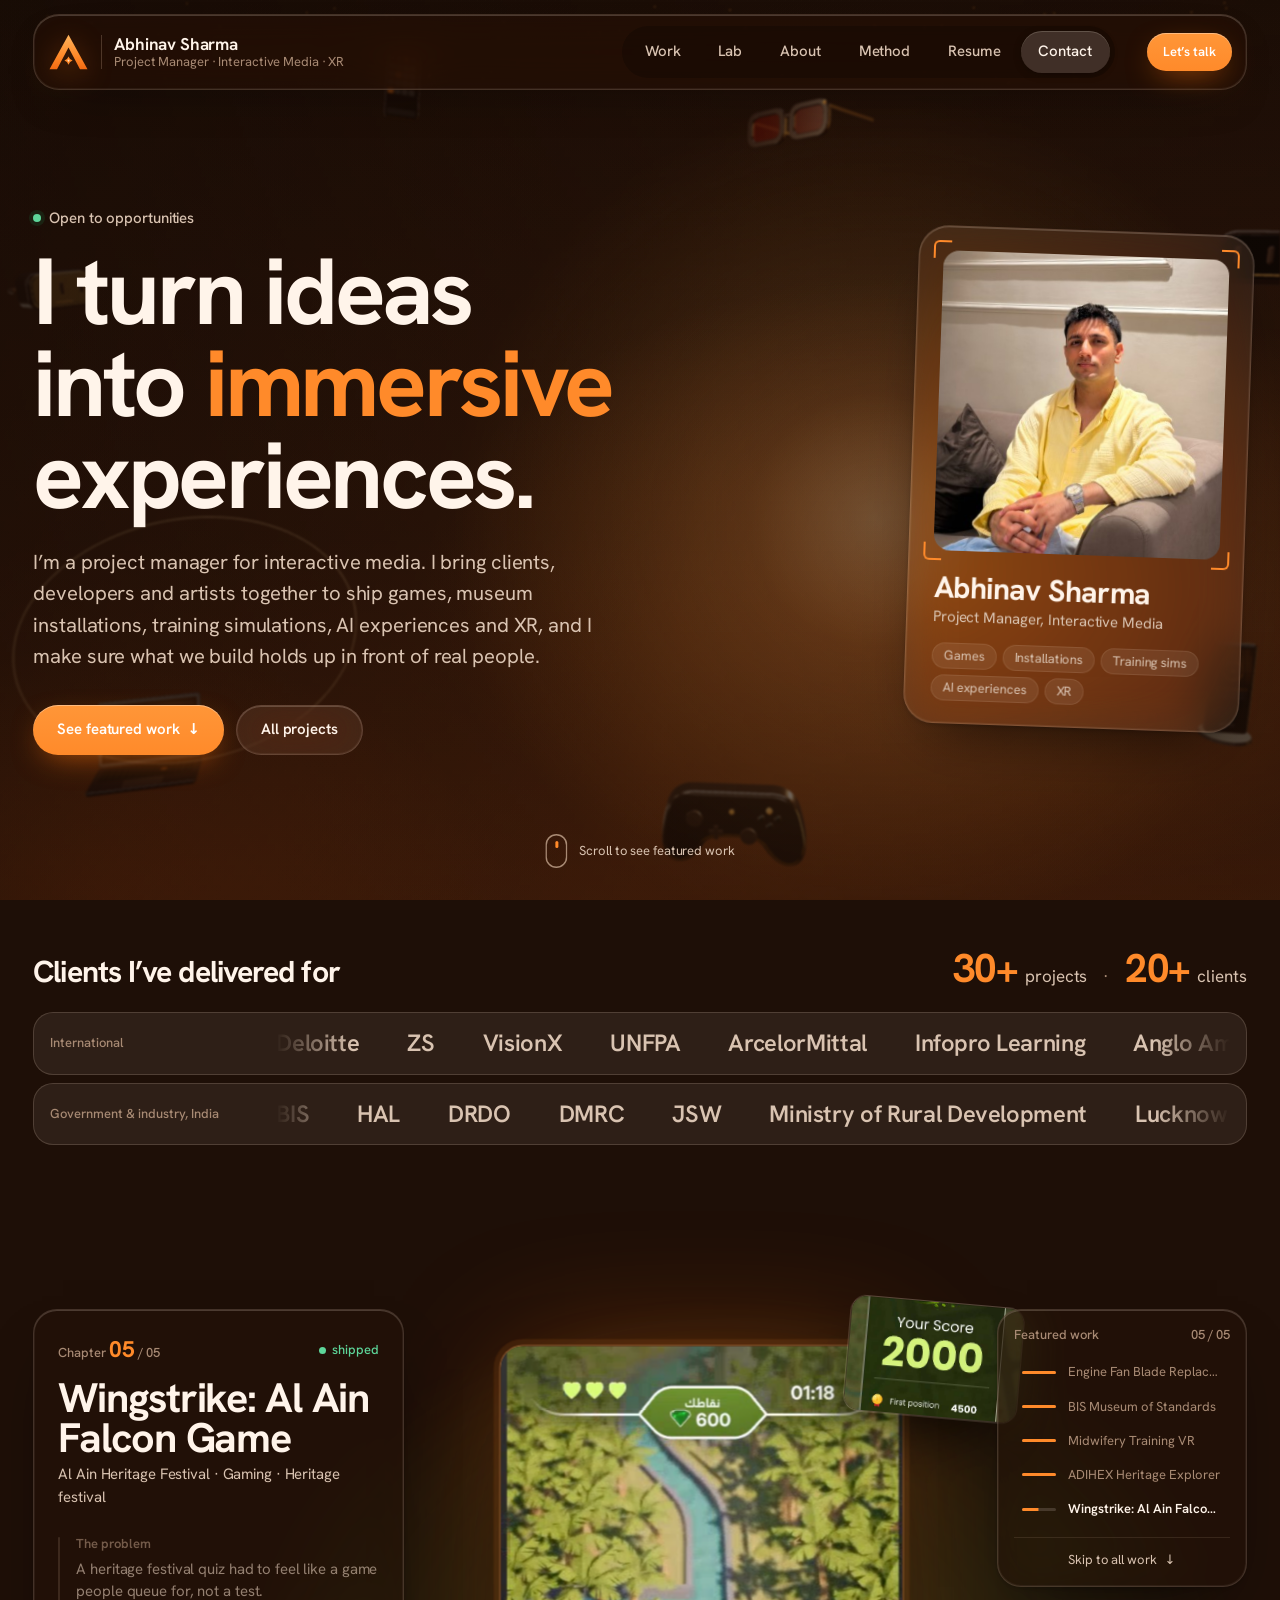
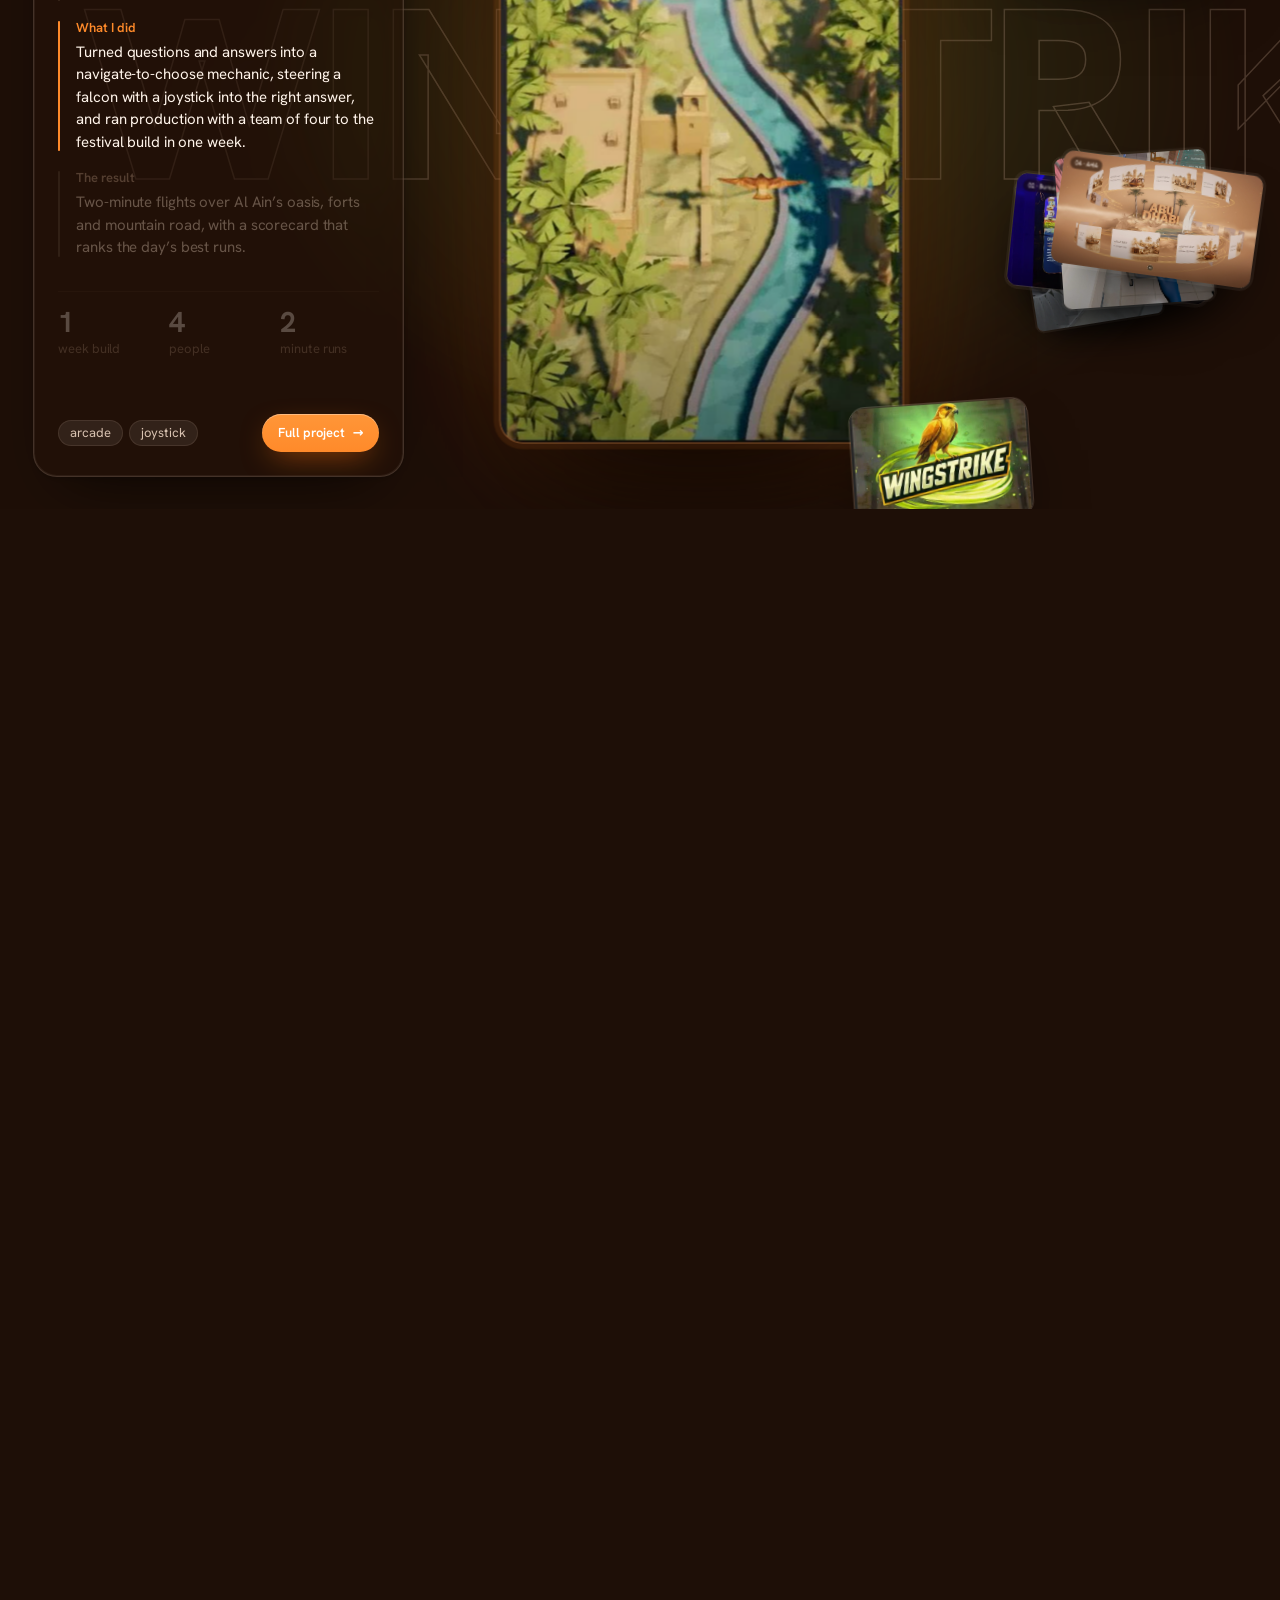
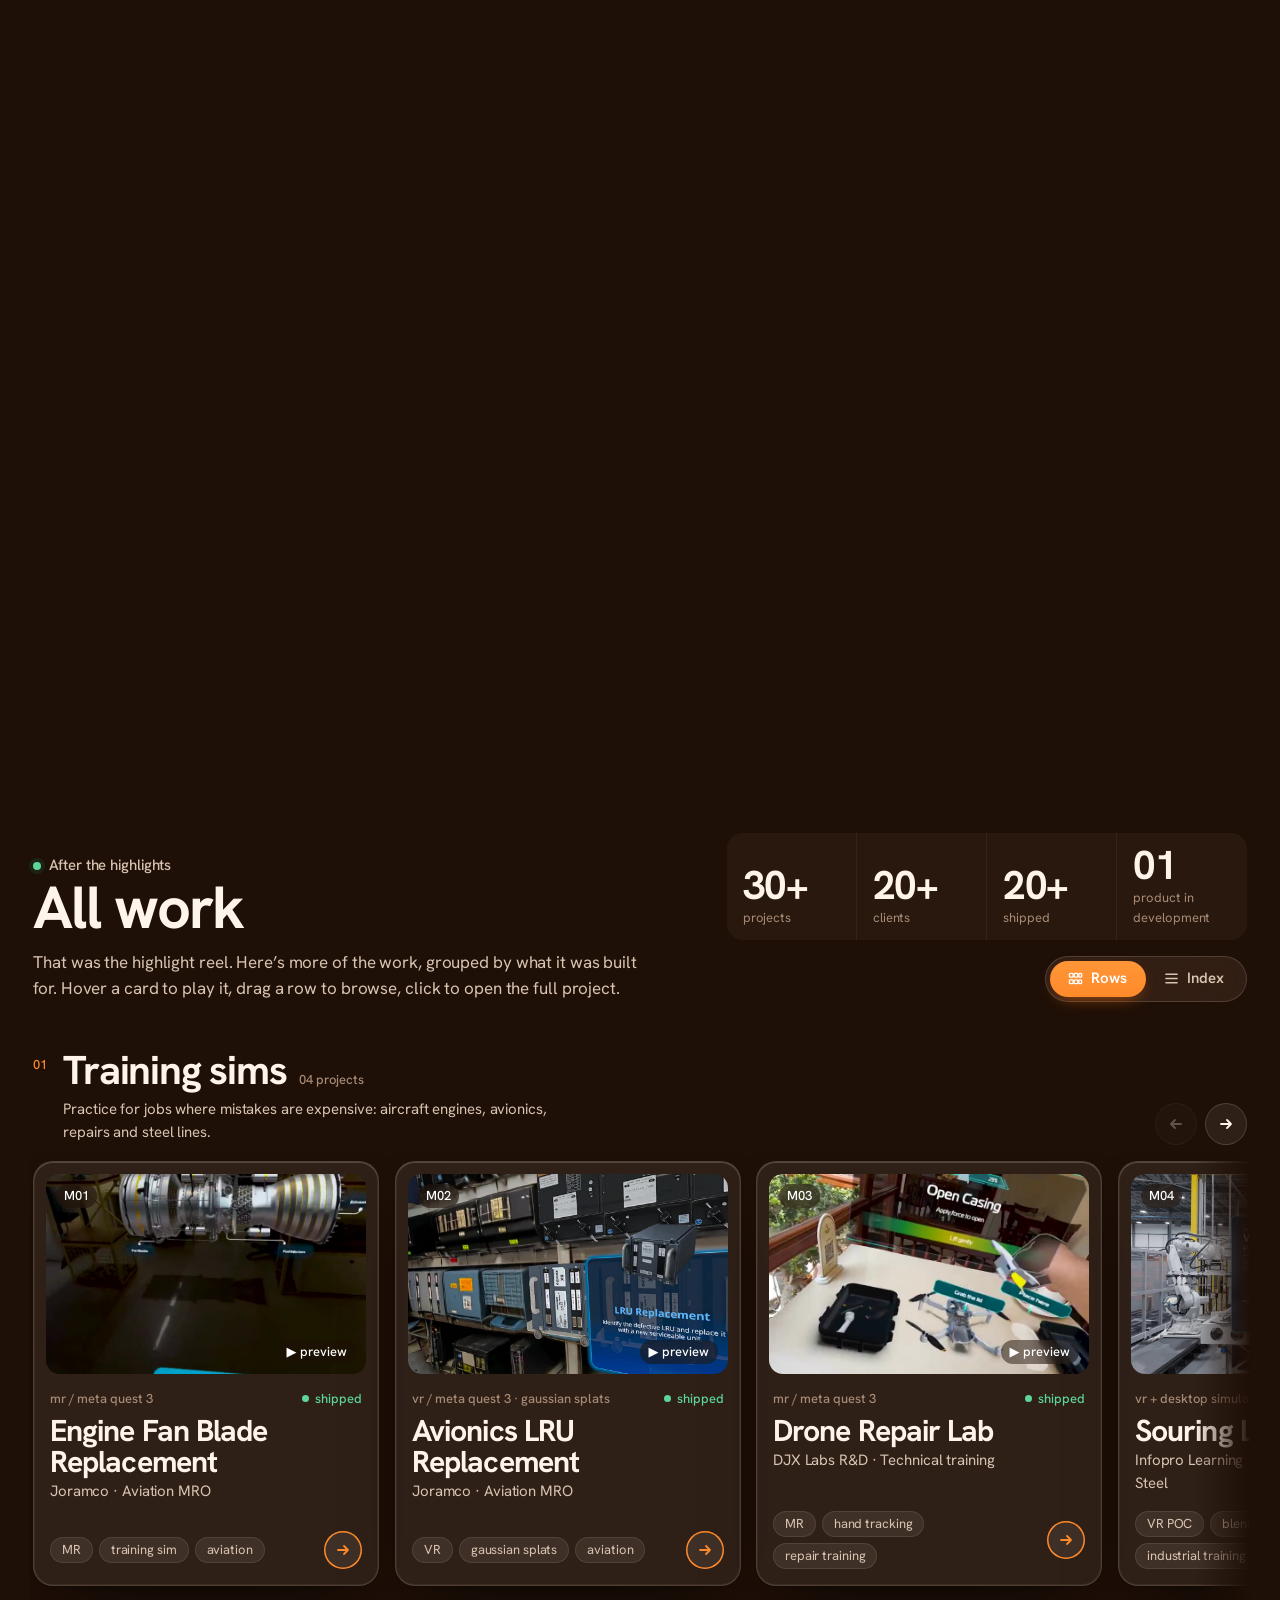
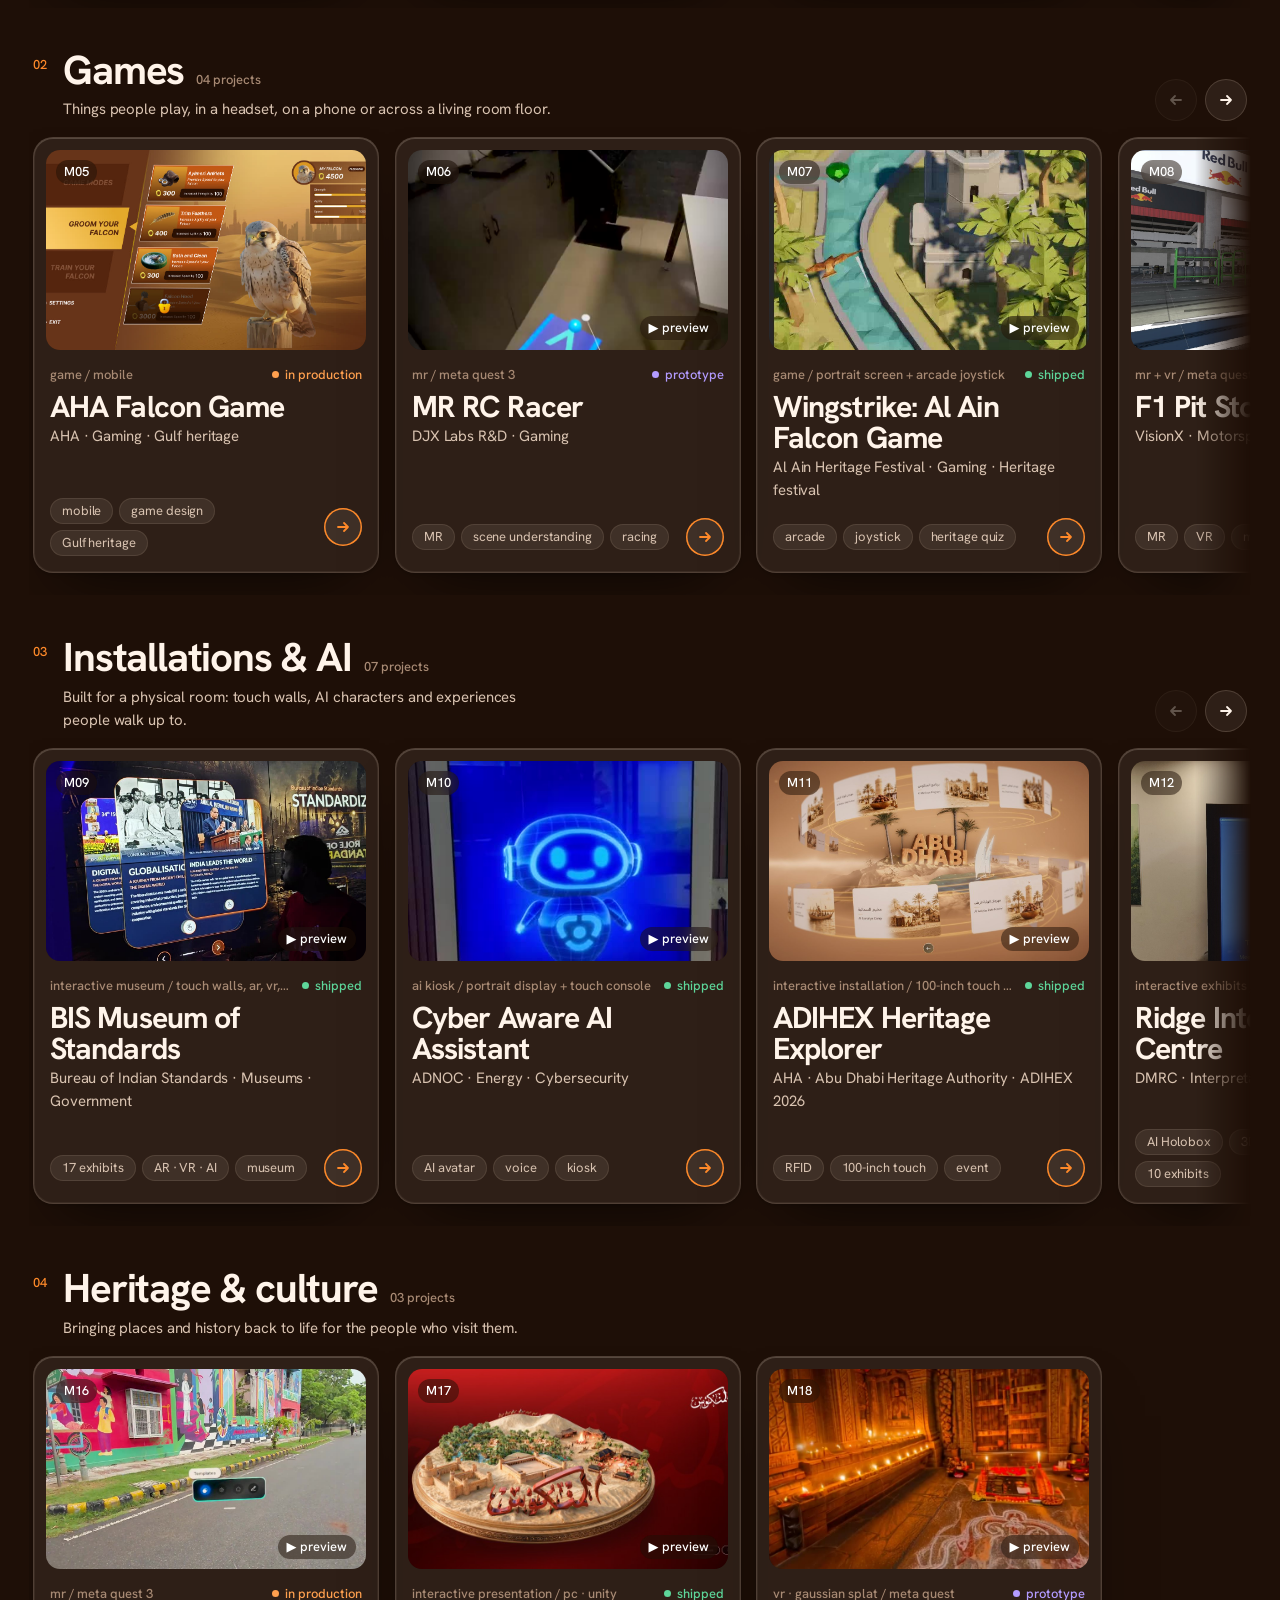
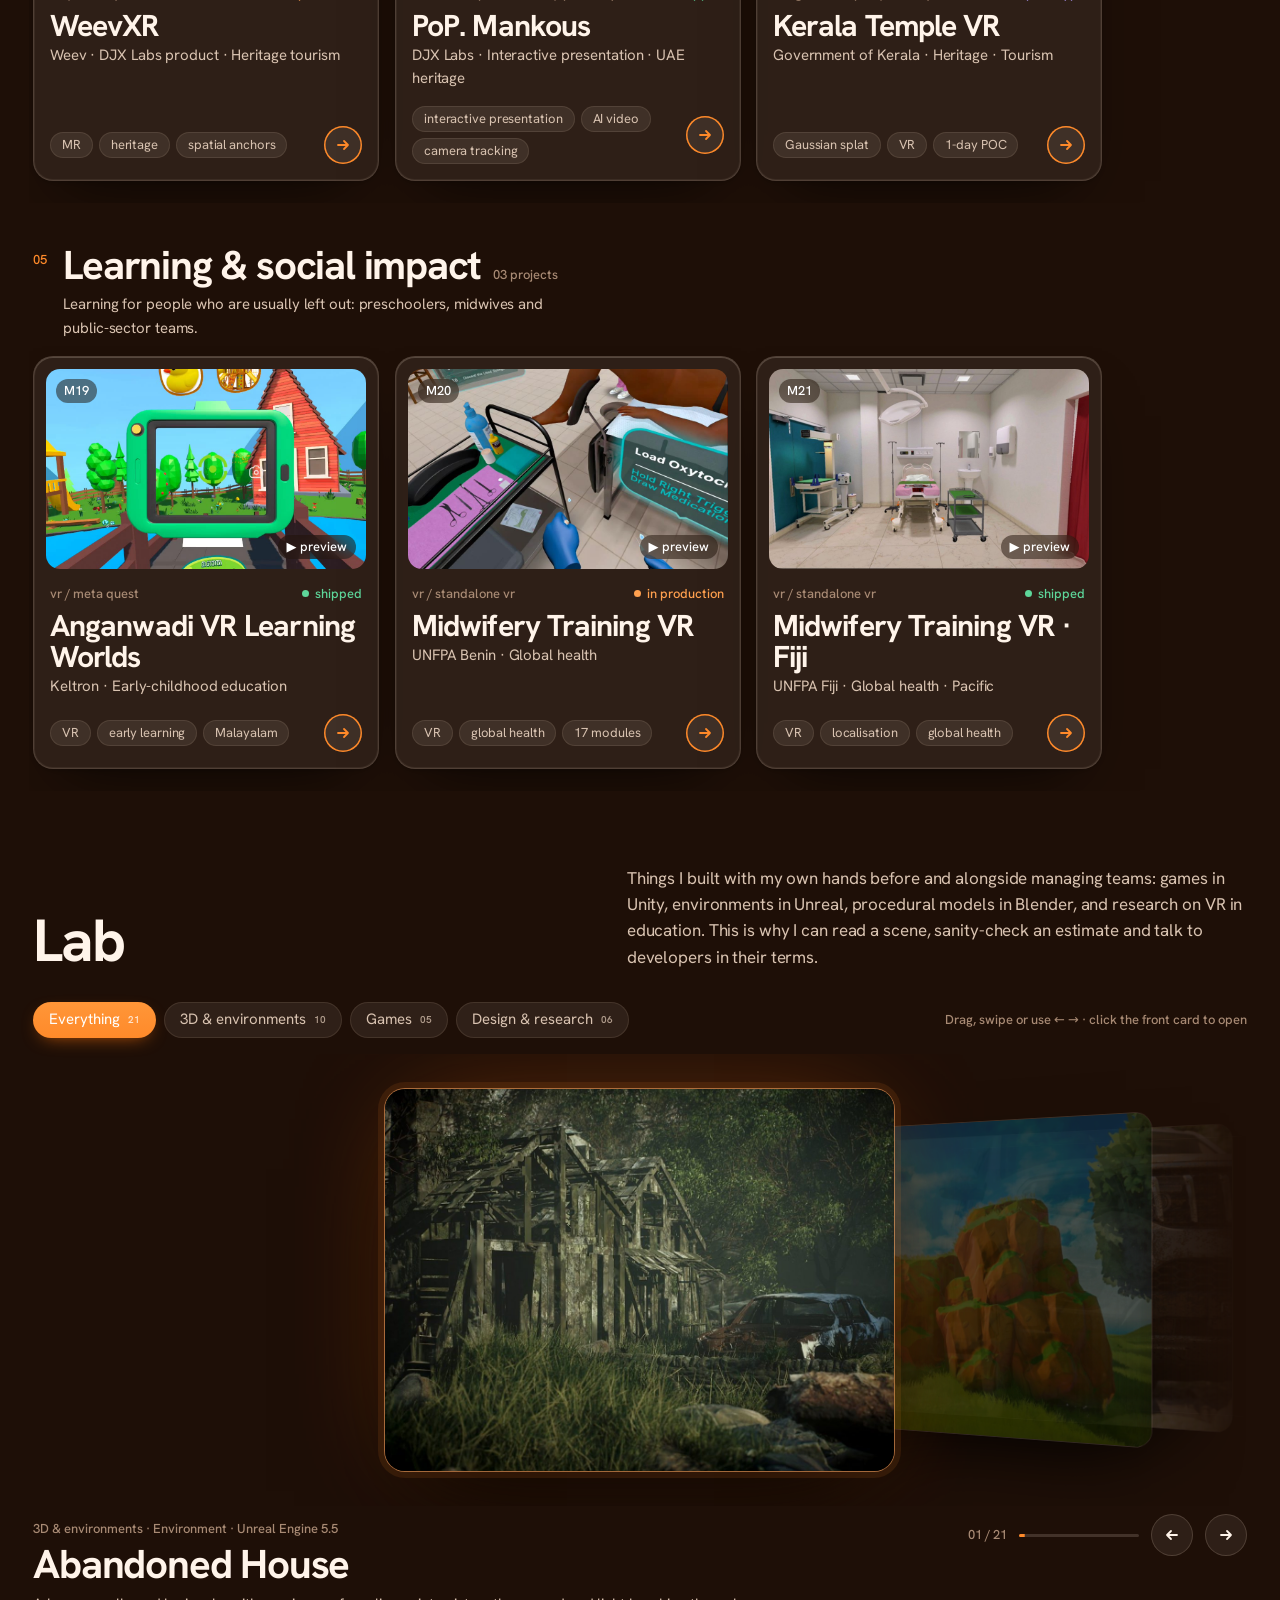
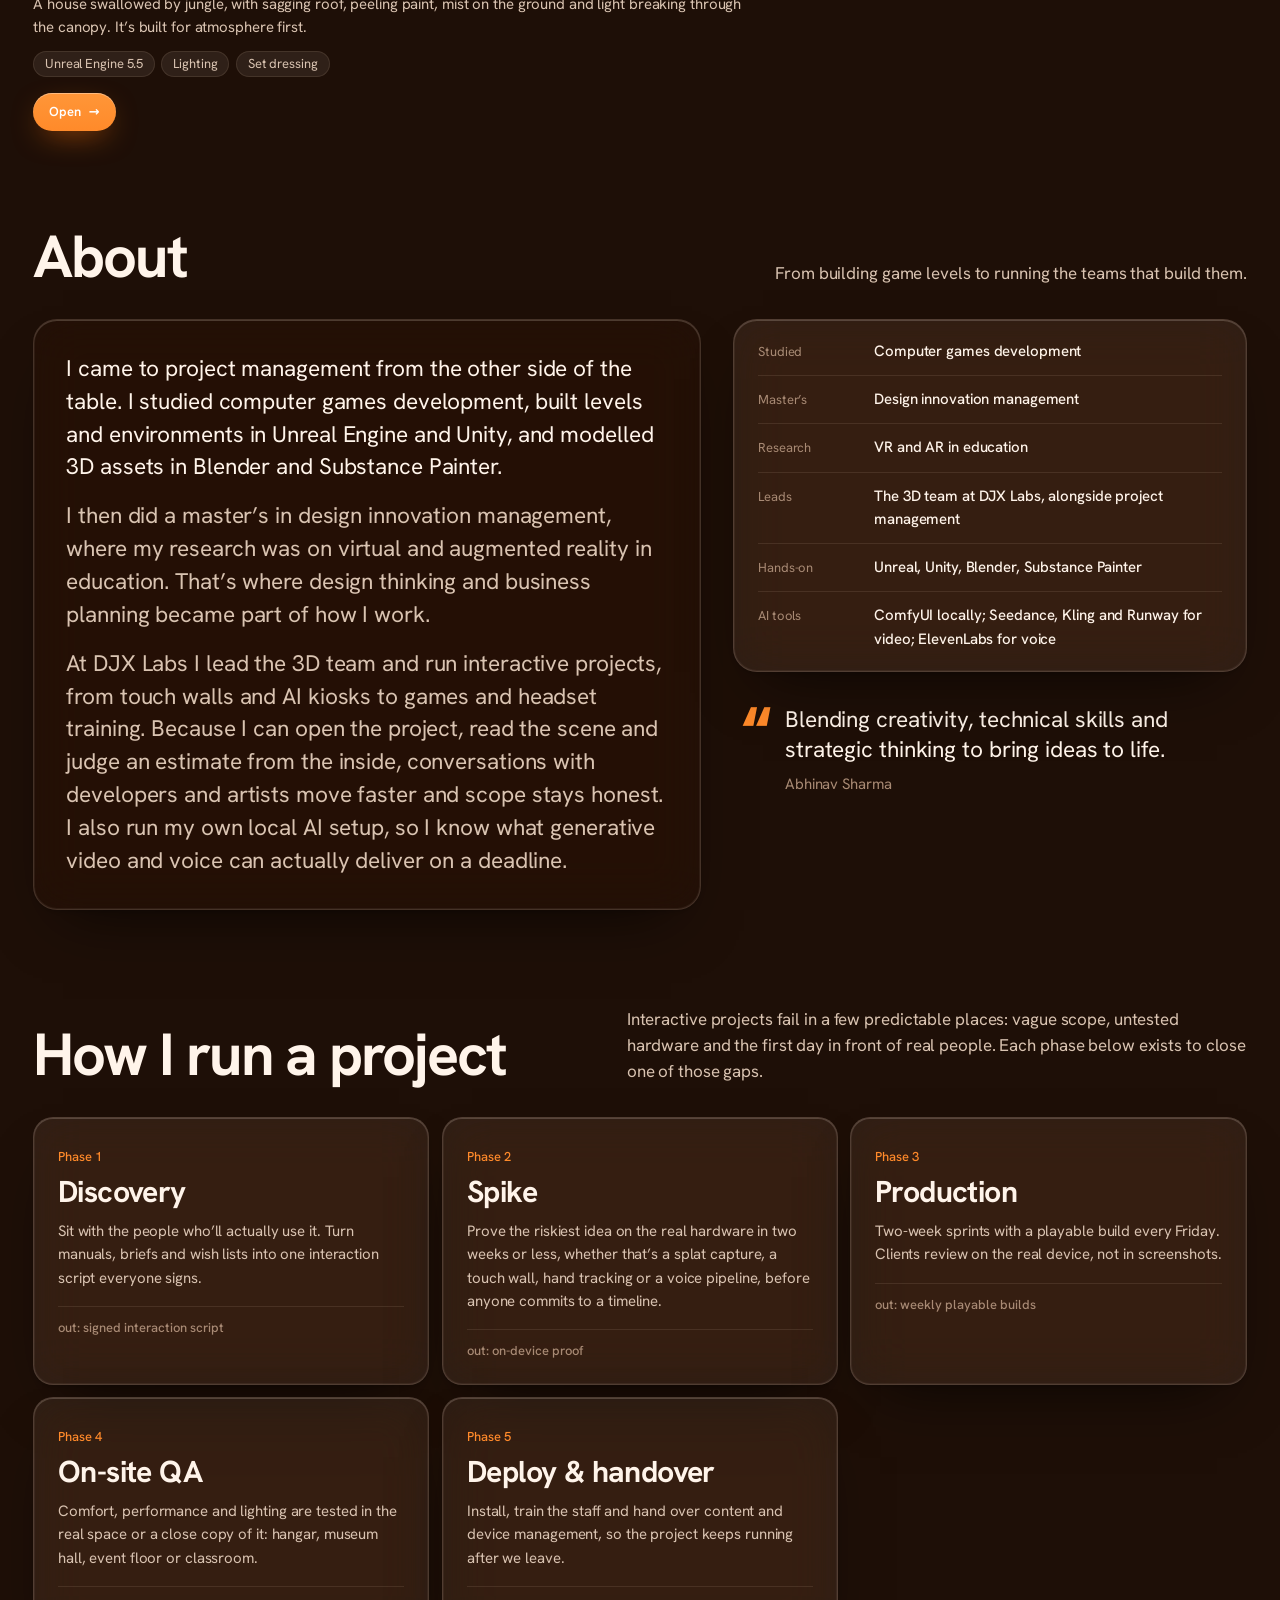
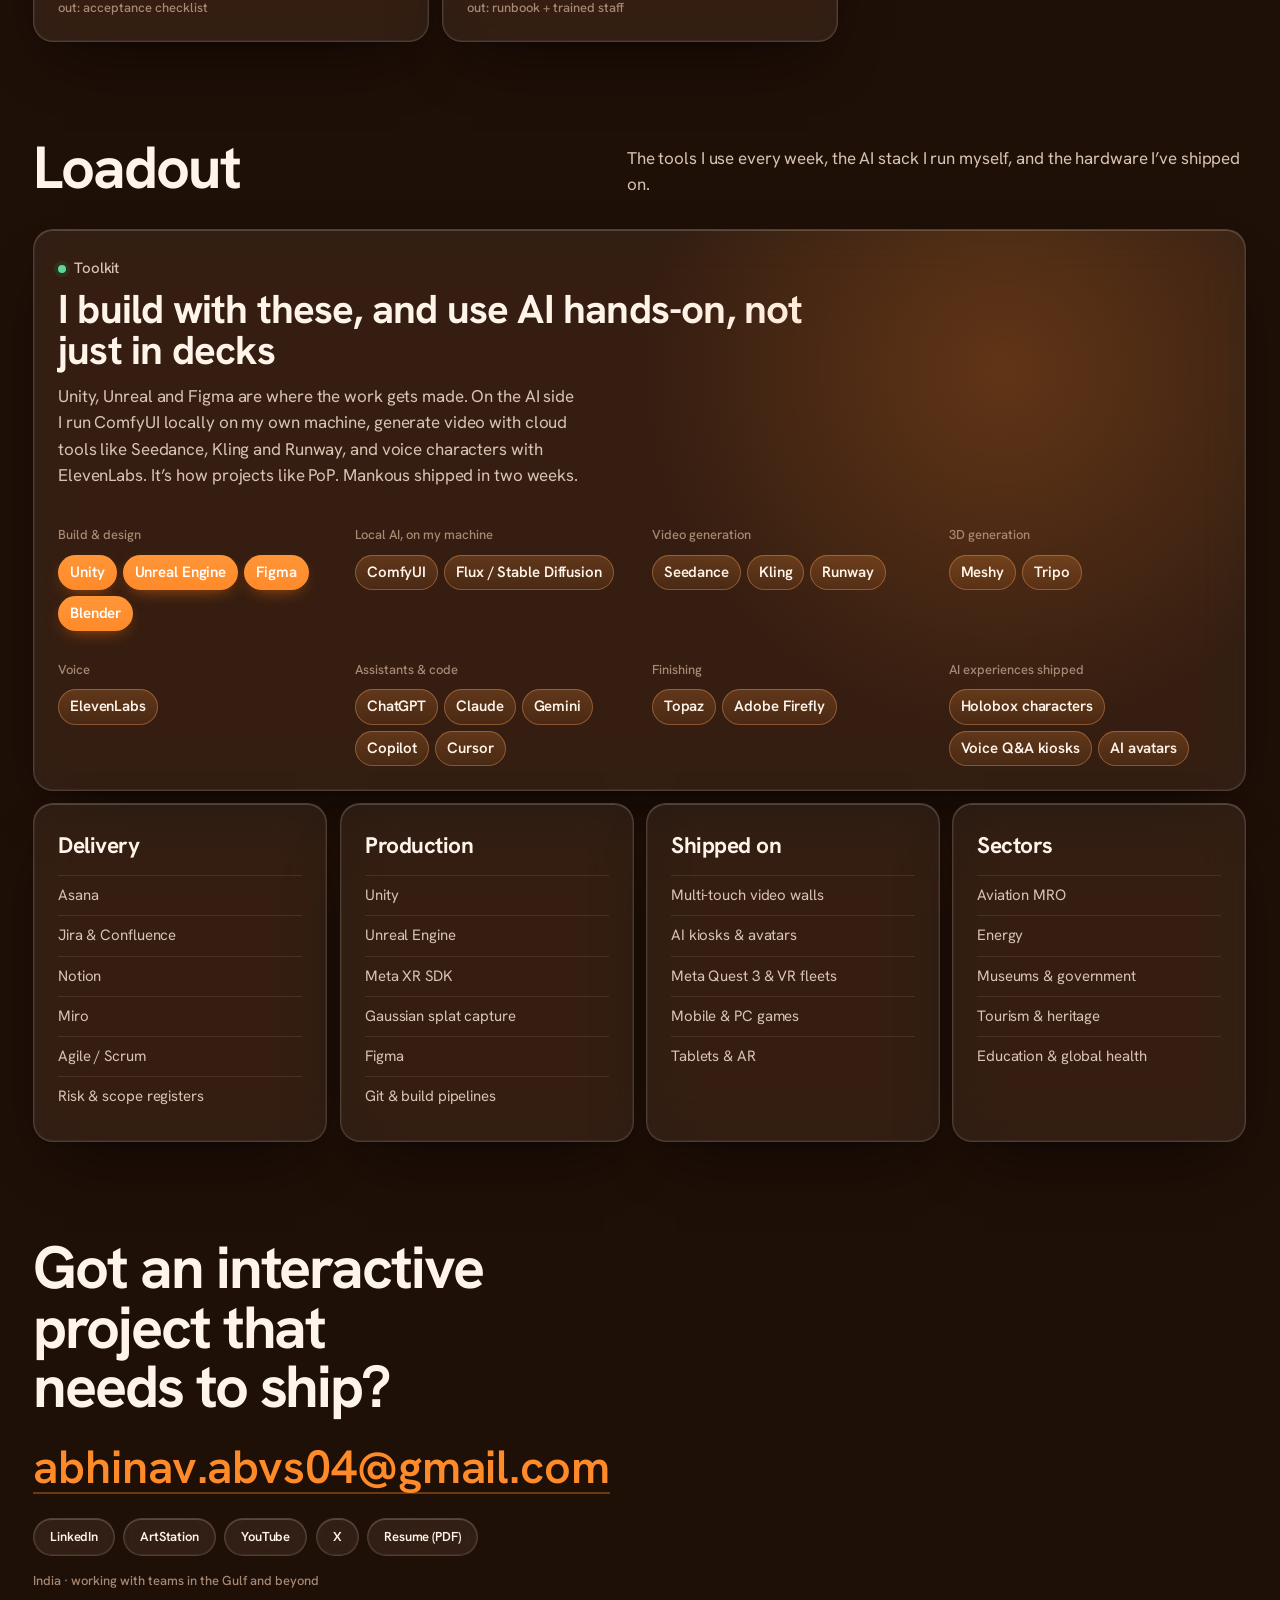
<file: index.html>
<!doctype html>
<html lang="en">
<head>
  <meta charset="utf-8">
  <meta name="viewport" content="width=device-width, initial-scale=1">
  <title>Abhinav Sharma — Project Manager, Interactive Media</title>
  <meta name="description" content="Project manager for interactive media: games, museum installations, training simulations, AI experiences and XR.">
  <meta name="theme-color" content="#1E0F07">
  <meta property="og:type" content="website">
  <meta property="og:title" content="Abhinav Sharma — Project Manager, Interactive Media">
  <meta property="og:description" content="30+ projects for 20+ clients: games, museum installations, training simulations, AI experiences and XR.">
  <meta name="twitter:card" content="summary">
  <link rel="icon" href="assets/favicon.svg" type="image/svg+xml">
  <link rel="stylesheet" href="css/fonts.css?v=202610100920">
  <link rel="stylesheet" href="css/tokens.css?v=202610100920">
  <link rel="stylesheet" href="css/site.css?v=202610100920">
</head>
<body>
  <div class="scene" data-scene aria-hidden="true"></div>
  <a class="skip" href="#missions">Skip to projects</a>

  <div class="progress" aria-hidden="true"><i data-progress></i></div>
  <header class="bar" data-bar>
    <div class="bar__glass">
      <a class="bar__id" href="#top" aria-label="Back to top">
        <span class="bar__mark" aria-hidden="true"><img src="assets/mark.svg" alt="" width="41" height="38"></span>
        <span class="bar__div" aria-hidden="true"></span>
        <span class="bar__text">
          <span class="bar__name" data-profile="name"></span>
          <span class="bar__role">Project Manager · Interactive Media · XR</span>
        </span>
      </a>
      <nav class="bar__nav" aria-label="Sections" data-nav>
        <span class="bar__pill" data-pill aria-hidden="true"></span>
        <a href="#missions">Work</a>
        <a href="#lab" data-short-hide>Lab</a>
        <a href="#about">About</a>
        <a href="#method" data-short-hide>Method</a>
        <a href="resume.pdf" target="_blank" rel="noopener" data-resume>Resume</a>
        <a href="#contact">Contact</a>
      </nav>
      <a class="btn btn--primary btn--sm bar__cta" href="#contact">Let’s talk</a>
      <button class="bar__menu" type="button" aria-expanded="false" aria-controls="menu-sheet" data-menu>
        <span>Menu</span><i aria-hidden="true"></i>
      </button>
    </div>
    <nav class="sheet" id="menu-sheet" aria-label="Sections" data-sheet hidden>
      <a href="#missions">Work</a>
      <a href="#lab">Lab</a>
      <a href="#about">About</a>
      <a href="#method">Method</a>
      <a href="resume.pdf" target="_blank" rel="noopener" data-resume>Resume</a>
      <a href="#contact">Contact</a>
      <a class="btn btn--primary sheet__cta" href="#contact">Let’s talk <span class="btn__arrow" aria-hidden="true">→</span></a>
    </nav>
  </header>

  <main id="top">
    <!-- ============ INTRO ============ -->
    <section class="intro" aria-labelledby="hero-title">
      <div class="intro__copy">
        <p class="eyebrow" data-profile="status"></p>
        <h1 id="hero-title" class="intro__title" data-headline></h1>
        <p class="intro__lede" data-profile="intro"></p>
        <div class="intro__actions">
          <a class="btn btn--primary" href="#featured">See featured work <span class="btn__arrow" aria-hidden="true">↓</span></a>
          <a class="btn btn--glass" href="#missions">All projects</a>
        </div>
      </div>
      <figure class="intro__card glass">
        <span class="intro__photo">
          <img src="media/portrait.jpg" alt="" data-portrait>
          <span class="brackets" aria-hidden="true"><i></i><i></i><i></i><i></i></span>
        </span>
        <figcaption>
          <span class="intro__name" data-profile="name"></span>
          <span class="intro__role" data-profile="role"></span>
          <span class="intro__media" data-media-list></span>
        </figcaption>
      </figure>
      <a class="intro__cue" href="#featured"><span class="intro__mouse" aria-hidden="true"></span>Scroll to see featured work</a>
    </section>

    <!-- ============ CLIENTS ============ -->
    <section class="clients" aria-labelledby="clients-title">
      <div class="clients__head">
        <h2 id="clients-title" class="clients__title">Clients I’ve delivered for</h2>
        <p class="clients__sub"><b>30+</b> projects <span aria-hidden="true">·</span> <b>20+</b> clients</p>
      </div>
      <div class="clients__rows" data-clients></div>
    </section>

    <!-- ============ FEATURED (3D scroll showcase) ============ -->
    <section class="showcase" id="featured" aria-label="Featured projects" data-showcase>
      <div class="showcase__stage" data-stage>
        <div class="sc-tint" data-sc-tint aria-hidden="true"></div>
        <div class="sc-titles" data-sc-titles aria-hidden="true"></div>
        <div class="sc-deck" data-sc-deck></div>
        <article class="sc-story glass" data-sc-story aria-live="polite"></article>
        <nav class="sc-rail glass" data-sc-rail aria-label="Featured projects"></nav>
        <p class="sc-guide" data-sc-guide><span class="sc-guide__wheel" aria-hidden="true"></span>Scroll to play. Five projects, each told in three beats.</p>
      </div>
      <div class="showcase__fallback" data-sc-fallback></div>
    </section>

    <!-- ============ SHELL: content ============ -->
    <div class="shell">
      <div class="content">
      <!-- ============ WORK ============ -->
      <section class="section missions" id="missions" aria-labelledby="missions-title">
        <div class="bridge">
          <div class="bridge__copy">
            <p class="eyebrow">After the highlights</p>
            <h2 id="missions-title" class="section__title">All work</h2>
            <p class="section__lede">That was the highlight reel. Here’s more of the work, grouped by what it was built for. Hover a card to play it, drag a row to browse, click to open the full project.</p>
          </div>
          <div class="bridge__side">
            <dl class="stats stats--row" data-stats></dl>
            <div class="seg" role="group" aria-label="How to show the work" data-view>
              <button type="button" aria-pressed="true" data-v="rows"><svg viewBox="0 0 16 16" aria-hidden="true"><rect x="1.5" y="2.5" width="4" height="4" rx="1"/><rect x="6.5" y="2.5" width="4" height="4" rx="1"/><rect x="11.5" y="2.5" width="3" height="4" rx="1"/><rect x="1.5" y="9.5" width="4" height="4" rx="1"/><rect x="6.5" y="9.5" width="4" height="4" rx="1"/><rect x="11.5" y="9.5" width="3" height="4" rx="1"/></svg>Rows</button>
              <button type="button" aria-pressed="false" data-v="index"><svg viewBox="0 0 16 16" aria-hidden="true"><path d="M2 3.5h12M2 8h12M2 12.5h12"/></svg>Index</button>
              <i class="seg__pill" aria-hidden="true"></i>
            </div>
          </div>
        </div>
        <div class="work" data-work>
          <div class="rows" data-rows></div>
          <div class="idx" data-index hidden></div>
        </div>
      </section>

      <!-- ============ LAB ============ -->
      <section class="section lab" id="lab" aria-labelledby="lab-title">
        <div class="section__head">
          <h2 id="lab-title" class="section__title">Lab</h2>
          <p class="section__lede">Things I built with my own hands before and alongside managing teams: games in Unity, environments in Unreal, procedural models in Blender, and research on VR in education. This is why I can read a scene, sanity-check an estimate and talk to developers in their terms.</p>
        </div>
        <div class="lab-cf">
          <div class="lab-cf__top">
            <div class="filters" role="toolbar" aria-label="Filter lab work" data-lab-filters></div>
            <p class="lab-cf__hint readout" aria-hidden="true">Drag, swipe or use ← → · click the front card to open</p>
          </div>
          <div class="lab-cf__stage" data-lab tabindex="0" role="region" aria-roledescription="carousel" aria-label="Lab projects. Use the left and right arrow keys to browse, Enter to open."></div>
          <div class="lab-cf__bar">
            <div class="lab-cf__info" data-lab-info aria-live="polite"></div>
            <div class="lab-cf__ctrl">
              <span class="readout" data-lab-count></span>
              <span class="lab-cf__progress" aria-hidden="true"><i data-lab-prog></i></span>
              <button type="button" class="row__btn" data-lab-step="-1" aria-label="Previous"><svg viewBox="0 0 16 16" aria-hidden="true"><path d="M13 8H3M7 4L3 8l4 4"/></svg></button>
              <button type="button" class="row__btn" data-lab-step="1" aria-label="Next"><svg viewBox="0 0 16 16" aria-hidden="true"><path d="M3 8h10M9 4l4 4-4 4"/></svg></button>
            </div>
          </div>
        </div>
      </section>
  
      <!-- ============ ABOUT ============ -->
      <section class="section about" id="about" aria-labelledby="about-title">
        <div class="section__head">
          <h2 id="about-title" class="section__title">About</h2>
          <p class="section__lede">From building game levels to running the teams that build them.</p>
        </div>
        <div class="about__body">
          <div class="about__text" data-about></div>
          <div>
            <dl class="about__facts" data-background></dl>
            <blockquote class="quote" data-quote></blockquote>
          </div>
        </div>
      </section>
  
      <!-- ============ METHOD ============ -->
      <section class="section method" id="method" aria-labelledby="method-title">
        <div class="section__head">
          <h2 id="method-title" class="section__title">How I run a project</h2>
          <p class="section__lede">Interactive projects fail in a few predictable places: vague scope, untested hardware and the first day in front of real people. Each phase below exists to close one of those gaps.</p>
        </div>
        <ol class="pipeline">
          <li class="pipeline__step">
            <span class="pipeline__no readout">Phase 1</span>
            <h3>Discovery</h3>
            <p>Sit with the people who’ll actually use it. Turn manuals, briefs and wish lists into one interaction script everyone signs.</p>
            <span class="pipeline__out readout">out: signed interaction script</span>
          </li>
          <li class="pipeline__step">
            <span class="pipeline__no readout">Phase 2</span>
            <h3>Spike</h3>
            <p>Prove the riskiest idea on the real hardware in two weeks or less, whether that’s a splat capture, a touch wall, hand tracking or a voice pipeline, before anyone commits to a timeline.</p>
            <span class="pipeline__out readout">out: on-device proof</span>
          </li>
          <li class="pipeline__step">
            <span class="pipeline__no readout">Phase 3</span>
            <h3>Production</h3>
            <p>Two-week sprints with a playable build every Friday. Clients review on the real device, not in screenshots.</p>
            <span class="pipeline__out readout">out: weekly playable builds</span>
          </li>
          <li class="pipeline__step">
            <span class="pipeline__no readout">Phase 4</span>
            <h3>On-site QA</h3>
            <p>Comfort, performance and lighting are tested in the real space or a close copy of it: hangar, museum hall, event floor or classroom.</p>
            <span class="pipeline__out readout">out: acceptance checklist</span>
          </li>
          <li class="pipeline__step">
            <span class="pipeline__no readout">Phase 5</span>
            <h3>Deploy &amp; handover</h3>
            <p>Install, train the staff and hand over content and device management, so the project keeps running after we leave.</p>
            <span class="pipeline__out readout">out: runbook + trained staff</span>
          </li>
        </ol>
      </section>
  
      <!-- ============ LOADOUT ============ -->
      <section class="section loadout" id="loadout" aria-labelledby="loadout-title">
        <div class="section__head">
          <h2 id="loadout-title" class="section__title">Loadout</h2>
          <p class="section__lede">The tools I use every week, the AI stack I run myself, and the hardware I’ve shipped on.</p>
        </div>
        <div class="slot slot--ai">
          <div class="slot--ai__head">
            <p class="eyebrow">Toolkit</p>
            <h3 class="slot__title">I build with these, and use AI hands-on, not just in decks</h3>
            <p class="slot--ai__line">Unity, Unreal and Figma are where the work gets made. On the AI side I run ComfyUI locally on my own machine, generate video with cloud tools like Seedance, Kling and Runway, and voice characters with ElevenLabs. It’s how projects like PoP. Mankous shipped in two weeks.</p>
          </div>
          <div class="slot--ai__groups">
            <div class="is-core"><span class="readout">Build &amp; design</span><ul class="ai-chips"><li>Unity</li><li>Unreal Engine</li><li>Figma</li><li>Blender</li></ul></div>
            <div><span class="readout">Local AI, on my machine</span><ul class="ai-chips"><li>ComfyUI</li><li>Flux / Stable Diffusion</li></ul></div>
            <div><span class="readout">Video generation</span><ul class="ai-chips"><li>Seedance</li><li>Kling</li><li>Runway</li></ul></div>
            <div><span class="readout">3D generation</span><ul class="ai-chips"><li>Meshy</li><li>Tripo</li></ul></div>
            <div><span class="readout">Voice</span><ul class="ai-chips"><li>ElevenLabs</li></ul></div>
            <div><span class="readout">Assistants &amp; code</span><ul class="ai-chips"><li>ChatGPT</li><li>Claude</li><li>Gemini</li><li>Copilot</li><li>Cursor</li></ul></div>
            <div><span class="readout">Finishing</span><ul class="ai-chips"><li>Topaz</li><li>Adobe Firefly</li></ul></div>
            <div><span class="readout">AI experiences shipped</span><ul class="ai-chips"><li>Holobox characters</li><li>Voice Q&amp;A kiosks</li><li>AI avatars</li></ul></div>
          </div>
        </div>
        <div class="loadout__grid">
          <div class="slot">
            <h3 class="slot__title">Delivery</h3>
            <ul class="slot__list"><li>Asana</li><li>Jira &amp; Confluence</li><li>Notion</li><li>Miro</li><li>Agile / Scrum</li><li>Risk &amp; scope registers</li></ul>
          </div>
          <div class="slot">
            <h3 class="slot__title">Production</h3>
            <ul class="slot__list"><li>Unity</li><li>Unreal Engine</li><li>Meta XR SDK</li><li>Gaussian splat capture</li><li>Figma</li><li>Git &amp; build pipelines</li></ul>
          </div>
          <div class="slot">
            <h3 class="slot__title">Shipped on</h3>
            <ul class="slot__list"><li>Multi-touch video walls</li><li>AI kiosks &amp; avatars</li><li>Meta Quest 3 &amp; VR fleets</li><li>Mobile &amp; PC games</li><li>Tablets &amp; AR</li></ul>
          </div>
          <div class="slot">
            <h3 class="slot__title">Sectors</h3>
            <ul class="slot__list"><li>Aviation MRO</li><li>Energy</li><li>Museums &amp; government</li><li>Tourism &amp; heritage</li><li>Education &amp; global health</li></ul>
          </div>
        </div>
      </section>
  
      <!-- ============ CONTACT ============ -->
      <section class="section contact" id="contact" aria-labelledby="contact-title">
        <h2 id="contact-title" class="contact__title">Got an interactive project that needs to ship?</h2>
        <a class="contact__email" data-profile-email></a>
        <ul class="contact__links" data-links></ul>
        <p class="contact__where readout" data-profile="location"></p>
      </section>
      </div>
    </div>
  </main>

  <footer class="foot">
    <span class="readout">© <span data-year></span> <span data-profile="name"></span></span>
    <a class="readout" href="design-system.html">Design system</a>
  </footer>

  <!-- ============ CASE FILE ============ -->
  <dialog class="casefile" data-casefile aria-labelledby="cf-title">
    <div class="casefile__inner" data-casefile-body></div>
  </dialog>



  <script src="js/data.js?v=202610100920"></script>
  <script src="js/media.js?v=202610100920"></script>
  <script src="js/analytics.js?v=202610100920"></script>
  <script src="js/app.js?v=202610100920"></script>
  <script src="assets/vendor/three-0.149.min.js" defer></script>
  <script src="js/scene.js?v=202610100920" defer></script>
  <script src="js/showcase.js?v=202610100920" defer></script>
</body>
</html>
</file>
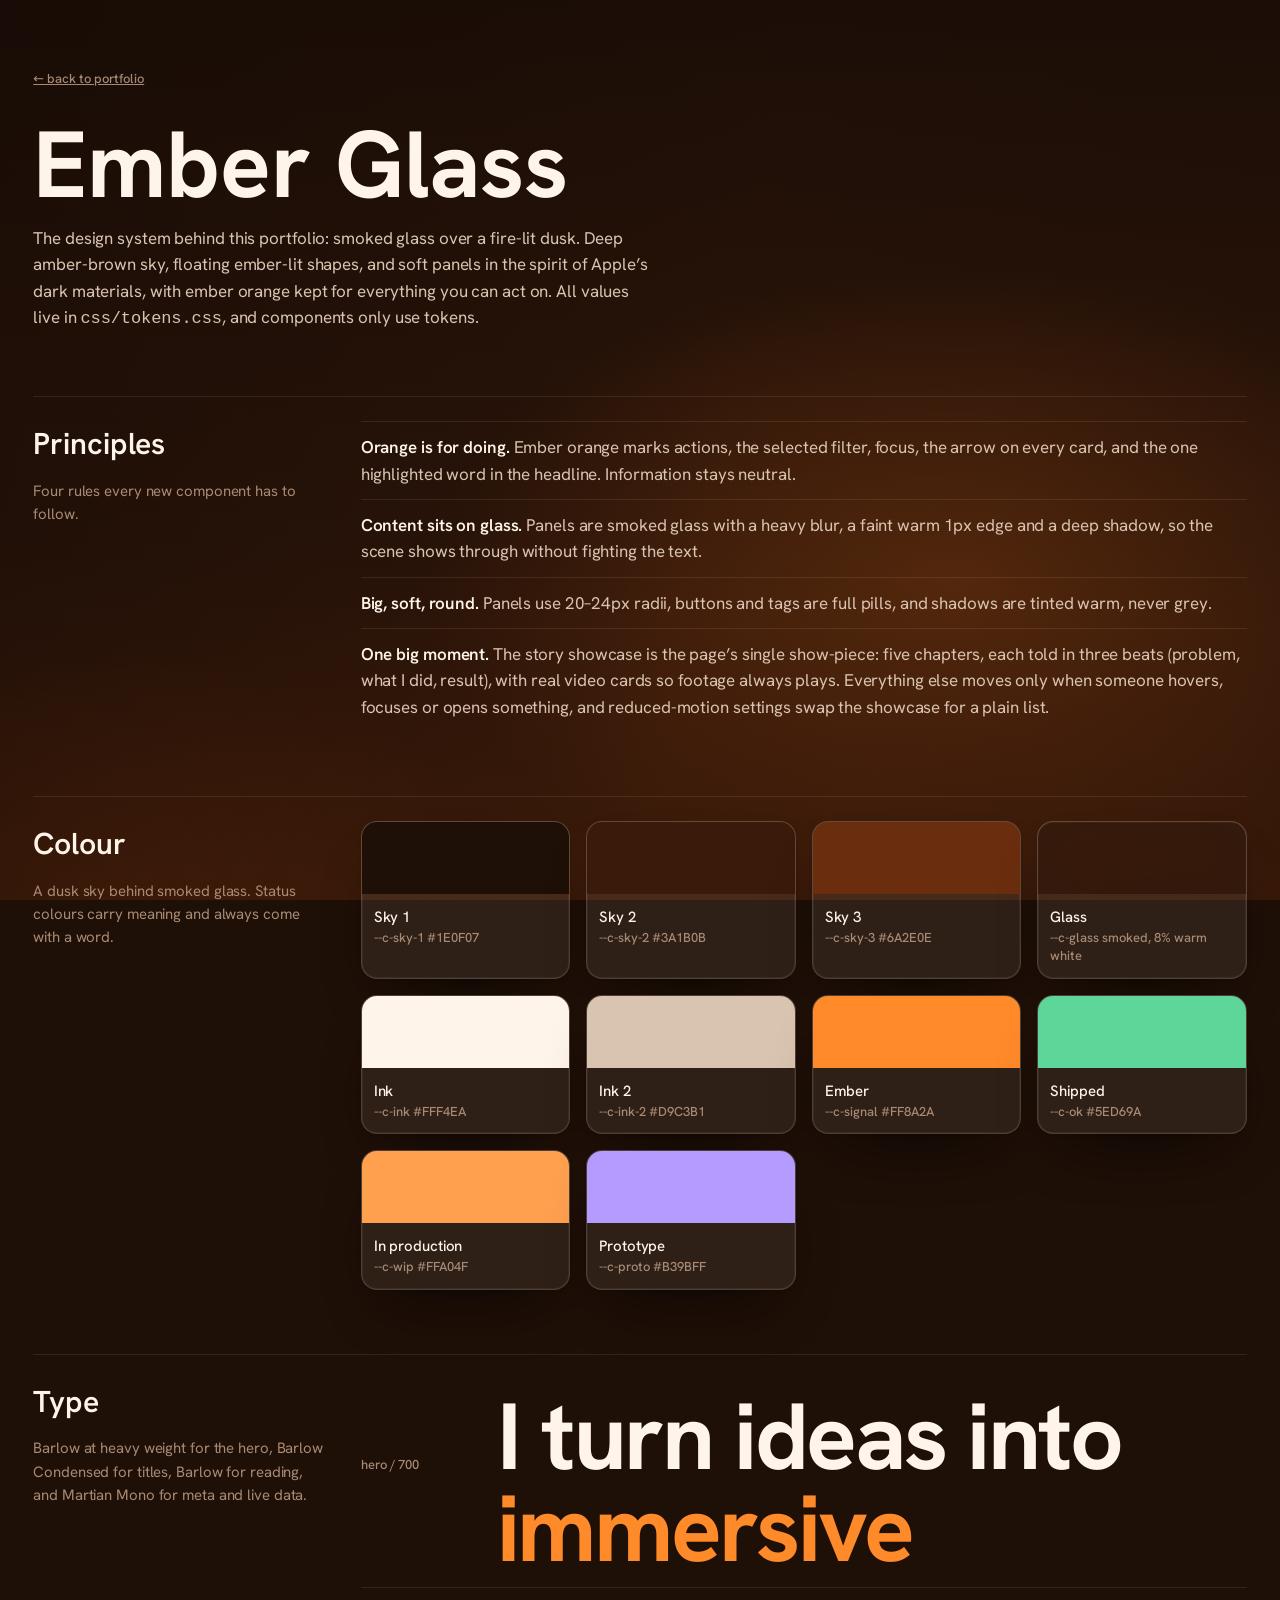
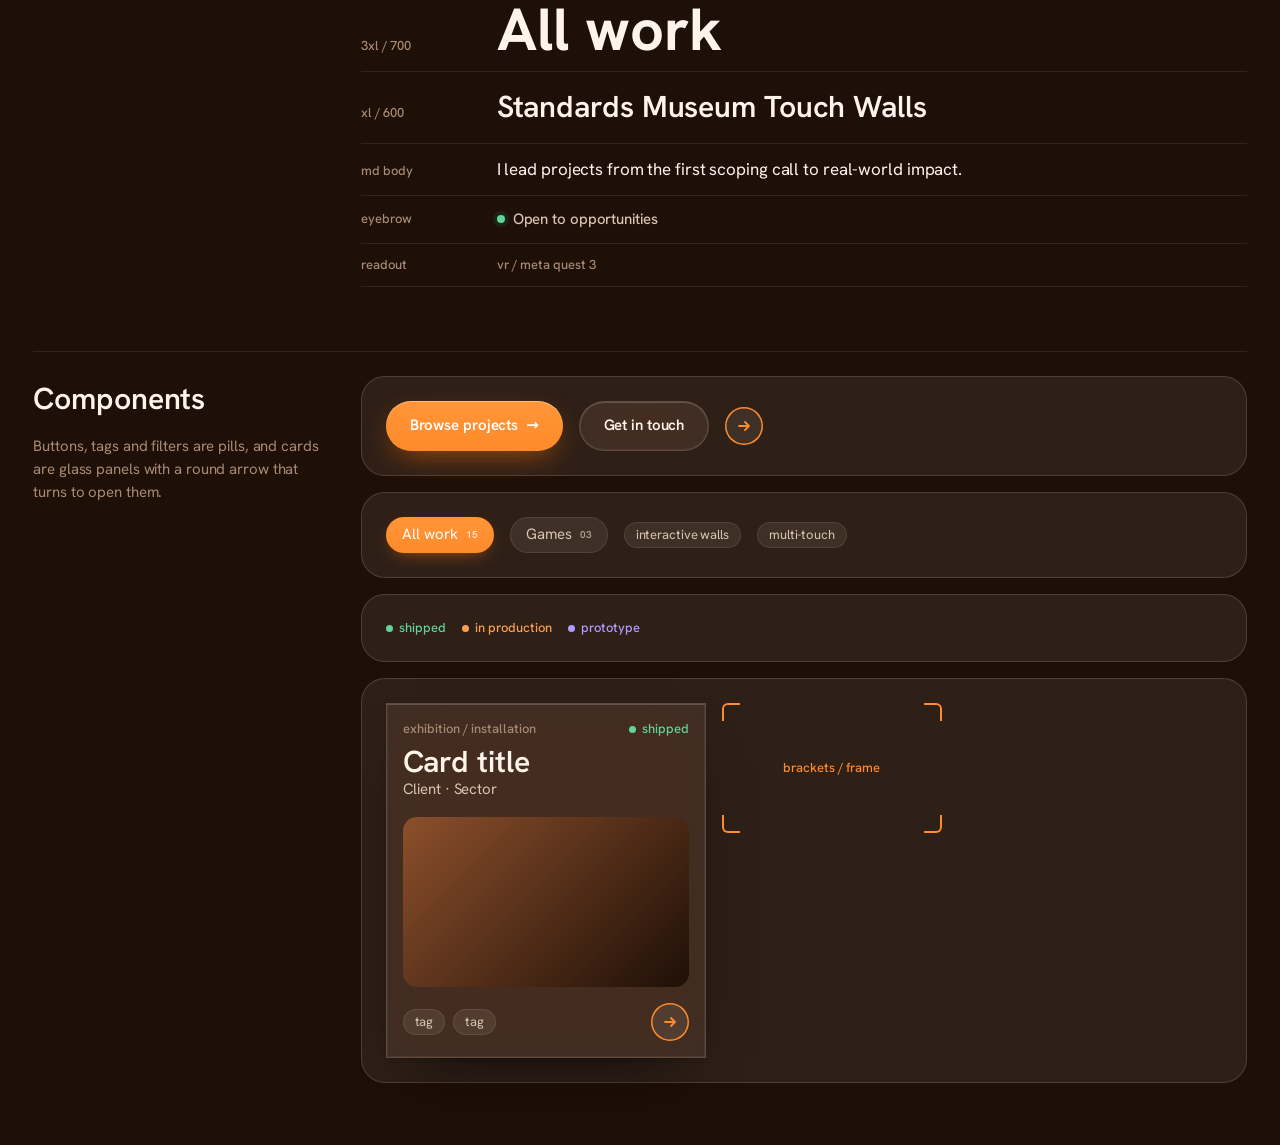
<file: design-system.html>
<!doctype html>
<html lang="en">
<head>
  <meta charset="utf-8">
  <meta name="viewport" content="width=device-width, initial-scale=1">
  <title>Ember Glass Design System</title>
  <link rel="icon" href="assets/favicon.svg" type="image/svg+xml">
  <link rel="stylesheet" href="css/fonts.css">
  <link rel="stylesheet" href="css/tokens.css">
  <link rel="stylesheet" href="css/site.css">
  <style>
    .ds { width: min(100% - 2 * var(--gutter), var(--w-page)); margin-inline: auto; padding-block: var(--s-8); }
    .ds h1 { font-family: var(--f-display); font-weight: 700; font-size: var(--t-hero); line-height: .92; }
    .ds > p { color: var(--c-ink-2); max-width: var(--measure); margin-top: var(--s-4); }
    .ds-sec { margin-top: var(--s-8); padding-top: var(--s-5); border-top: 1px solid var(--c-rule); display: grid; grid-template-columns: minmax(0, 3fr) minmax(0, 9fr); gap: var(--s-3) var(--s-6); grid-template-rows: auto 1fr; align-items: start; }
    .ds-sec > h2 { font-family: var(--f-display); font-weight: 600; font-size: var(--t-xl); }
    .ds-sec > h2 + p { grid-column: 1; color: var(--c-ink-3); font-size: var(--t-sm); }
    .ds-sec > .ds-body { grid-column: 2; grid-row: 1 / span 2; }
    @media (max-width: 820px) { .ds-sec { grid-template-columns: 1fr; } .ds-sec > .ds-body { grid-column: 1; grid-row: auto; } }
    .swatches { display: grid; grid-template-columns: repeat(auto-fill, minmax(180px, 1fr)); gap: var(--s-4); }
    .sw { border-radius: 16px; overflow: hidden; background: var(--c-glass); border: 1px solid var(--c-glass-edge); box-shadow: var(--edge), var(--lift); }
    .sw i { display: block; height: 72px; }
    .sw div { padding: var(--s-3); }
    .sw .readout { display: block; overflow-wrap: anywhere; }
    .sw b { display: block; font-weight: 500; font-size: var(--t-sm); }
    .type-row { display: grid; grid-template-columns: 120px 1fr; gap: var(--s-4); align-items: baseline; padding: var(--s-3) 0; border-bottom: 1px solid var(--c-rule); }
    .space-row { display: flex; align-items: center; gap: var(--s-4); padding: 6px 0; }
    .space-row i { display: block; height: 12px; background: var(--c-signal); }
    .demo { display: flex; flex-wrap: wrap; gap: var(--s-4); align-items: center; padding: var(--s-5); border-radius: var(--r-panel); background: var(--c-glass); border: 1px solid var(--c-glass-edge); }
    .demo + .demo { margin-top: var(--s-4); }
    .bracket-demo { position: relative; width: 220px; height: 130px; display: grid; place-items: center; }
    .rules li { padding: var(--s-3) 0; border-top: 1px solid var(--c-rule); color: var(--c-ink-2); }
    .rules b { color: var(--c-ink); font-weight: 600; }
  </style>
</head>
<body>
  <div class="scene" aria-hidden="true"></div>
  <main class="ds">
    <a class="readout" href="index.html">← back to portfolio</a>
    <h1 style="margin-top: var(--s-6)">Ember Glass</h1>
    <p>The design system behind this portfolio: smoked glass over a fire-lit dusk. Deep amber-brown sky, floating ember-lit shapes, and soft panels in the spirit of Apple’s dark materials, with ember orange kept for everything you can act on. All values live in <code>css/tokens.css</code>, and components only use tokens.</p>

    <section class="ds-sec">
      <h2>Principles</h2>
      <p>Four rules every new component has to follow.</p>
      <div class="ds-body">
        <ol class="rules">
          <li><b>Orange is for doing.</b> Ember orange marks actions, the selected filter, focus, the arrow on every card, and the one highlighted word in the headline. Information stays neutral.</li>
          <li><b>Content sits on glass.</b> Panels are smoked glass with a heavy blur, a faint warm 1px edge and a deep shadow, so the scene shows through without fighting the text.</li>
          <li><b>Big, soft, round.</b> Panels use 20–24px radii, buttons and tags are full pills, and shadows are tinted warm, never grey.</li>
          <li><b>One big moment.</b> The story showcase is the page’s single show-piece: five chapters, each told in three beats (problem, what I did, result), with real video cards so footage always plays. Everything else moves only when someone hovers, focuses or opens something, and reduced-motion settings swap the showcase for a plain list.</li>
        </ol>
      </div>
    </section>

    <section class="ds-sec">
      <h2>Colour</h2>
      <p>A dusk sky behind smoked glass. Status colours carry meaning and always come with a word.</p>
      <div class="ds-body swatches">
        <div class="sw"><i style="background:var(--c-sky-1)"></i><div><b>Sky 1</b><span class="readout">--c-sky-1 #1E0F07</span></div></div>
        <div class="sw"><i style="background:var(--c-sky-2)"></i><div><b>Sky 2</b><span class="readout">--c-sky-2 #3A1B0B</span></div></div>
        <div class="sw"><i style="background:var(--c-sky-3)"></i><div><b>Sky 3</b><span class="readout">--c-sky-3 #6A2E0E</span></div></div>
        <div class="sw"><i style="background:var(--c-glass-strong);backdrop-filter:var(--blur)"></i><div><b>Glass</b><span class="readout">--c-glass smoked, 8% warm white</span></div></div>
        <div class="sw"><i style="background:var(--c-ink)"></i><div><b>Ink</b><span class="readout">--c-ink #FFF4EA</span></div></div>
        <div class="sw"><i style="background:var(--c-ink-2)"></i><div><b>Ink 2</b><span class="readout">--c-ink-2 #D9C3B1</span></div></div>
        <div class="sw"><i style="background:var(--c-signal)"></i><div><b>Ember</b><span class="readout">--c-signal #FF8A2A</span></div></div>
        <div class="sw"><i style="background:var(--c-ok)"></i><div><b>Shipped</b><span class="readout">--c-ok #5ED69A</span></div></div>
        <div class="sw"><i style="background:var(--c-wip)"></i><div><b>In production</b><span class="readout">--c-wip #FFA04F</span></div></div>
        <div class="sw"><i style="background:var(--c-proto)"></i><div><b>Prototype</b><span class="readout">--c-proto #B39BFF</span></div></div>
      </div>
    </section>

    <section class="ds-sec">
      <h2>Type</h2>
      <p>Barlow at heavy weight for the hero, Barlow Condensed for titles, Barlow for reading, and Martian Mono for meta and live data.</p>
      <div class="ds-body">
        <div class="type-row"><span class="readout">hero / 700</span><span style="font-family:var(--f-head);font-weight:700;font-size:var(--t-hero);line-height:.98;letter-spacing:-.025em">I turn ideas into <span class="hl">immersive</span></span></div>
        <div class="type-row"><span class="readout">3xl / 700</span><span style="font-family:var(--f-display);font-weight:700;font-size:var(--t-3xl);line-height:1">All work</span></div>
        <div class="type-row"><span class="readout">xl / 600</span><span style="font-family:var(--f-display);font-weight:600;font-size:var(--t-xl)">Standards Museum Touch Walls</span></div>
        <div class="type-row"><span class="readout">md body</span><span>I lead projects from the first scoping call to real-world impact.</span></div>
        <div class="type-row"><span class="readout">eyebrow</span><span class="eyebrow">Open to opportunities</span></div>
        <div class="type-row"><span class="readout">readout</span><span class="readout">vr / meta quest 3</span></div>
      </div>
    </section>

    <section class="ds-sec">
      <h2>Components</h2>
      <p>Buttons, tags and filters are pills, and cards are glass panels with a round arrow that turns to open them.</p>
      <div class="ds-body">
        <div class="demo">
          <a class="btn btn--primary" href="#">Browse projects <span class="btn__arrow">→</span></a>
          <a class="btn btn--glass" href="#">Get in touch</a>
          <span class="go"><svg viewBox="0 0 16 16" fill="none" stroke="currentColor" stroke-width="1.8" stroke-linecap="round" stroke-linejoin="round"><path d="M3 8h10M9 4l4 4-4 4"/></svg></span>
        </div>
        <div class="demo">
          <button class="filter" aria-pressed="true">All work <span class="filter__count">15</span></button>
          <button class="filter" aria-pressed="false">Games <span class="filter__count">03</span></button>
          <span class="chip">interactive walls</span><span class="chip">multi-touch</span>
        </div>
        <div class="demo">
          <span class="status status--shipped readout">shipped</span>
          <span class="status status--in-production readout">in production</span>
          <span class="status status--prototype readout">prototype</span>
        </div>
        <div class="demo" style="align-items:stretch">
          <div class="glass" style="width:320px;padding:var(--s-4)">
            <div style="display:flex;justify-content:space-between"><span class="readout">exhibition / installation</span><span class="status status--shipped readout">shipped</span></div>
            <div style="font-family:var(--f-display);font-weight:600;font-size:var(--t-xl);line-height:1.05;margin-top:var(--s-2)">Card title</div>
            <div style="color:var(--c-ink-2);font-size:var(--t-sm)">Client · Sector</div>
            <div style="aspect-ratio:16/9.5;border-radius:var(--r-media);margin-top:var(--s-4);background:linear-gradient(135deg,#8c4f2b,#1e0f07)"></div>
            <div style="display:flex;justify-content:space-between;align-items:center;margin-top:var(--s-4)"><span style="display:flex;gap:8px"><span class="chip">tag</span><span class="chip">tag</span></span><span class="go"><svg viewBox="0 0 16 16" fill="none" stroke="currentColor" stroke-width="1.8" stroke-linecap="round" stroke-linejoin="round"><path d="M3 8h10M9 4l4 4-4 4"/></svg></span></div>
          </div>
          <div class="bracket-demo" class="glass" style="border-radius:var(--r-panel)"><span class="brackets" style="color:var(--c-signal)"><i></i><i></i><i></i><i></i></span><span class="readout" style="color:var(--c-signal)">brackets / frame</span></div>
        </div>
      </div>
    </section>
  </main>
</body>
</html>
</file>
<file: css/fonts.css>
/* Hanken Grotesk, variable 100–900 (SIL Open Font License), embedded so the page also works when opened straight from disk. */
@font-face { font-family: "Hanken Grotesk"; font-weight: 100 900; font-style: normal; font-display: swap; src: url([data-uri]) format("woff2"); }
</file>
<file: css/tokens.css>
/* =====================================================================
   EMBER GLASS — design tokens (warm dark)
   Smoked glass over a fire-lit dusk. Every colour, size, space and
   timing value used by the site comes from here.
   ===================================================================== */
:root {
  color-scheme: dark;

  /* ---- Colour: atmosphere ------------------------------------------ */
  --c-sky-1:   #1E0F07;   /* top: deep brown                             */
  --c-sky-2:   #3A1B0B;   /* mid: burnt umber                            */
  --c-sky-3:   #6A2E0E;   /* low: ember haze                             */

  /* ---- Colour: glass (smoked, like Apple dark materials) ----------- */
  --c-glass:        rgba(255, 236, 220, .075);
  --c-glass-strong: rgba(36, 18, 9, .62);      /* panels holding long text */
  --c-glass-hover:  rgba(255, 236, 220, .12);
  --c-glass-edge:   rgba(255, 230, 210, .16);  /* 1px light edge          */
  --c-fill:         rgba(255, 236, 220, .08);  /* chips, filters, inputs  */
  --c-fill-hi:      rgba(255, 236, 220, .16);
  --c-rule:         rgba(255, 220, 190, .10);
  --c-rule-strong:  rgba(255, 220, 190, .20);

  /* ---- Colour: ink ------------------------------------------------- */
  --c-ink:   #FFF4EA;   /* headings, primary text                       */
  --c-ink-2: #D9C3B1;   /* body                                         */
  --c-ink-3: #A88A74;   /* meta, readouts                               */

  /* ---- Colour: signal ---------------------------------------------- */
  --c-signal:     #FF8A2A;
  --c-signal-hi:  #FFA04F;
  --c-signal-ink: #FFFFFF;
  --c-signal-soft: rgba(255, 138, 42, .16);

  /* ---- Colour: status ---------------------------------------------- */
  --c-ok:    #5ED69A;
  --c-wip:   #FFA04F;
  --c-proto: #B39BFF;

  /* ---- Type -------------------------------------------------------- */
  --f-display: "Hanken Grotesk", system-ui, -apple-system, "Segoe UI", sans-serif;
  --f-head:    "Hanken Grotesk", system-ui, -apple-system, "Segoe UI", sans-serif;
  --f-body:    "Hanken Grotesk", system-ui, -apple-system, "Segoe UI", sans-serif;
  --f-readout: "Hanken Grotesk", system-ui, -apple-system, "Segoe UI", sans-serif;
  --track-display: -0.035em;   /* big headings sit tight, Apple-style */
  --track-head:    -0.02em;

  --t-readout: 0.8125rem;
  --t-xs:   0.8125rem;
  --t-sm:   0.9375rem;
  --t-md:   1.0625rem;
  --t-lg:   1.4166rem;
  --t-xl:   1.8888rem;
  --t-2xl:  2.5182rem;
  --t-3xl:  clamp(2.4rem, 1.8rem + 2.4vw, 4rem);
  --t-hero: clamp(3rem, 1.4rem + 5.6vw, 7.4rem);

  --lh-tight: 0.95;
  --lh-body:  1.55;

  /* ---- Space ------------------------------------------------------- */
  --s-1: 4px;  --s-2: 8px;  --s-3: 12px; --s-4: 16px; --s-5: 24px;
  --s-6: 32px; --s-7: 48px; --s-8: 64px; --s-9: 96px; --s-10: 144px;

  /* ---- Layout ------------------------------------------------------ */
  --w-page: 1640px;
  --w-aside: 380px;
  --gutter: clamp(16px, 2.6vw, 48px);
  --bar-h: 76px;
  --measure: 62ch;

  /* ---- Shape ------------------------------------------------------- */
  --r-panel: 24px;
  --r-card:  20px;
  --r-media: 14px;
  --r-btn:   999px;
  --r-chip:  999px;
  --bracket: 18px;

  /* ---- Glass recipe ------------------------------------------------ */
  --blur: blur(24px) saturate(160%);
  --edge: inset 0 1px 0 rgba(255, 240, 225, .14), inset 0 0 0 1px rgba(255, 230, 210, .06);
  --lift: 0 30px 60px -30px rgba(0, 0, 0, .7), 0 2px 6px -2px rgba(0, 0, 0, .3);
  --lift-hi: 0 40px 80px -30px rgba(0, 0, 0, .8), 0 0 0 1px rgba(255, 138, 42, .35), 0 20px 60px -20px rgba(255, 110, 20, .35);
  --focus-ring: 0 0 0 2px var(--c-sky-1), 0 0 0 4px var(--c-signal);

  /* ---- Motion ------------------------------------------------------ */
  --ease-out: cubic-bezier(.2, .7, .1, 1);
  --ease-spring: cubic-bezier(.34, 1.4, .64, 1);
  --d-fast: 140ms;
  --d-med:  280ms;
  --d-slow: 600ms;
}

@media (prefers-reduced-motion: reduce) {
  :root { --d-fast: 0ms; --d-med: 0ms; --d-slow: 0ms; }
}
</file>
<file: css/site.css>
/* =====================================================================
   EMBER GLASS — base + components
   reset → base → primitives → header → intro → showcase → shell →
   sections → case file → utilities
   ===================================================================== */

/* ---------- reset ---------- */
*, *::before, *::after { box-sizing: border-box; }
html { -webkit-text-size-adjust: 100%; scroll-behavior: smooth; scroll-padding-top: calc(var(--bar-h) + 24px); }
@media (prefers-reduced-motion: reduce) { html { scroll-behavior: auto; } }
body, h1, h2, h3, p, ol, ul, dl, dd, figure, blockquote { margin: 0; }
ol, ul { padding: 0; list-style: none; }
img, video { display: block; max-width: 100%; }
button { font: inherit; color: inherit; background: none; border: 0; padding: 0; cursor: pointer; text-align: inherit; }
a { color: inherit; }

/* ---------- base ---------- */
body {
  color: var(--c-ink);
  background: var(--c-sky-1);
  font-family: var(--f-body);
  font-size: var(--t-md);
  line-height: var(--lh-body);
  -webkit-font-smoothing: antialiased;
  overflow-x: hidden;
}
::selection { background: var(--c-signal); color: var(--c-signal-ink); }
:focus-visible { outline: none; box-shadow: var(--focus-ring); }
.skip { position: absolute; left: var(--s-4); top: -60px; z-index: 100; background: var(--c-signal); color: #fff; padding: var(--s-2) var(--s-4); border-radius: var(--r-btn); }
.skip:focus { top: var(--s-4); }

/* ---------- scene: live 3D atmosphere (js/scene.js) ----------
   The gradient underneath is the whole look when WebGL is unavailable. */
.scene { position: fixed; inset: 0; z-index: -2; pointer-events: none; overflow: hidden;
  background:
    radial-gradient(60% 50% at 75% 65%, rgba(255, 120, 30, .38), transparent 70%),
    radial-gradient(45% 40% at 8% 100%, rgba(230, 90, 20, .28), transparent 70%),
    linear-gradient(180deg, var(--c-sky-1) 0%, var(--c-sky-2) 60%, var(--c-sky-3) 100%); }
.scene canvas { position: absolute; inset: 0; width: 100%; height: 100%; opacity: 0; filter: blur(1px); transition: opacity 1.4s var(--ease-out); }
.scene.is-ready canvas { opacity: 1; }
/* soft daylight wash so glass always sits on something calm */
.scene::after { content: ""; position: absolute; inset: 0;
  background: linear-gradient(100deg, rgba(20, 10, 5, .55) 0%, rgba(20, 10, 5, .15) 55%, rgba(20, 10, 5, .25) 100%), linear-gradient(180deg, rgba(20,10,5,.1), rgba(20,10,5,.45)); }

/* ---------- primitives ---------- */
.glass {
  background: var(--c-glass);
  border: 1px solid var(--c-glass-edge);
  box-shadow: var(--edge), var(--lift);
  backdrop-filter: var(--blur); -webkit-backdrop-filter: var(--blur);
}
.readout { font-family: var(--f-readout); font-size: var(--t-readout); letter-spacing: .02em; color: var(--c-ink-3); line-height: 1.4; }
.eyebrow { display: inline-flex; align-items: center; gap: var(--s-2); font-size: var(--t-sm); font-weight: 500; color: var(--c-ink-2); }
.eyebrow::before { content: ""; width: 8px; height: 8px; border-radius: 50%; background: var(--c-ok); box-shadow: 0 0 0 4px rgba(28, 154, 87, .15); }
.hl { color: var(--c-signal); }
kbd { font-family: var(--f-readout); font-size: 10px; line-height: 1; display: inline-grid; place-items: center; min-width: 20px; height: 20px; padding: 0 5px;
  border: 1px solid var(--c-rule-strong); border-bottom-width: 2px; border-radius: 5px; color: var(--c-ink-2); background: var(--c-fill); }

.brackets { position: absolute; inset: 0; pointer-events: none; color: var(--c-signal); }
.brackets i { position: absolute; width: var(--bracket); height: var(--bracket); border: 0 solid currentColor; }
.brackets i:nth-child(1) { top: 0; left: 0;  border-top-width: 2px; border-left-width: 2px; border-top-left-radius: 6px; }
.brackets i:nth-child(2) { top: 0; right: 0; border-top-width: 2px; border-right-width: 2px; border-top-right-radius: 6px; }
.brackets i:nth-child(3) { bottom: 0; left: 0;  border-bottom-width: 2px; border-left-width: 2px; border-bottom-left-radius: 6px; }
.brackets i:nth-child(4) { bottom: 0; right: 0; border-bottom-width: 2px; border-right-width: 2px; border-bottom-right-radius: 6px; }

/* buttons: pills, like iOS */
.bar__mark { transition: translate var(--d-med) var(--ease-out); }
.btn { --h: 50px; display: inline-flex; align-items: center; justify-content: center; gap: var(--s-2); height: var(--h); padding: 0 var(--s-5);
  font-family: var(--f-body); font-weight: 600; font-size: var(--t-sm); text-decoration: none; border-radius: var(--r-btn); white-space: nowrap;
  transition: background var(--d-fast), box-shadow var(--d-fast), transform var(--d-fast) var(--ease-out), translate var(--d-med) var(--ease-out); }
.btn:active { transform: scale(.97); }
.btn__arrow { transition: transform var(--d-fast) var(--ease-out); }
.btn:hover .btn__arrow { transform: translateX(3px); }
.btn--primary { color: #fff; background: linear-gradient(180deg, #FF9638 0%, var(--c-signal) 100%);
  box-shadow: inset 0 1px 0 rgba(255,255,255,.35), 0 10px 30px -10px rgba(220, 100, 10, .8); }
.btn--primary:hover { background: linear-gradient(180deg, #FFA44F 0%, #F7851F 100%); }
.btn--glass { color: var(--c-ink); background: var(--c-fill); border: 1px solid var(--c-glass-edge);
  box-shadow: var(--edge); backdrop-filter: var(--blur); -webkit-backdrop-filter: var(--blur); }
.btn--glass:hover { background: var(--c-fill-hi); }
.btn--ghost { color: var(--c-ink); box-shadow: inset 0 0 0 1px var(--c-rule-strong); }
.btn--sm { --h: 38px; padding: 0 var(--s-4); font-size: var(--t-xs); }

.go { flex: none; display: grid; place-items: center; width: 38px; height: 38px; border-radius: 50%;
  color: var(--c-signal); background: var(--c-fill); box-shadow: inset 0 0 0 1.5px var(--c-signal);
  transition: background var(--d-fast), color var(--d-fast), transform var(--d-med) var(--ease-spring), translate var(--d-med) var(--ease-out); }
.go svg { width: 16px; height: 16px; }

.chip { display: inline-flex; align-items: center; height: 26px; padding: 0 var(--s-3); border-radius: var(--r-chip);
  background: var(--c-fill); box-shadow: inset 0 0 0 1px var(--c-rule);
  font-size: var(--t-xs); color: var(--c-ink-2); white-space: nowrap; }

.status { display: inline-flex; align-items: center; gap: 6px; font-weight: 500; }
.status::before { content: ""; width: 7px; height: 7px; border-radius: 50%; background: currentColor; }
.status--shipped { color: var(--c-ok); }
.status--in-production { color: var(--c-wip); }
.status--prototype { color: var(--c-proto); }

/* ---------- header: big glass bar ---------- */
.bar { position: sticky; top: 0; z-index: 30; padding: 14px var(--gutter) 0; }
.bar__glass { max-width: var(--w-page); margin-inline: auto; height: var(--bar-h); display: flex; align-items: center; gap: var(--s-5);
  padding: 0 14px 0 14px; border-radius: 26px;
  background: rgba(36, 18, 9, .55); border: 1px solid var(--c-glass-edge); box-shadow: var(--edge), 0 18px 50px -30px rgba(0, 0, 0, .8);
  backdrop-filter: var(--blur); -webkit-backdrop-filter: var(--blur); }
.bar__id { display: flex; align-items: center; gap: var(--s-3); text-decoration: none; min-width: 0; }
.bar__mark { flex: none; display: block; width: 41px; height: 38px; filter: drop-shadow(0 6px 14px rgba(255,120,20,.35)); }
.bar__div { flex: none; width: 1px; height: 34px; background: var(--c-rule-strong); }
.bar__mark img { display: block; width: 100%; height: 100%; }
.bar__text { display: flex; flex-direction: column; line-height: 1.2; min-width: 0; }
.bar__name { font-weight: 700; font-size: var(--t-md); letter-spacing: .06em; text-transform: uppercase; white-space: nowrap; overflow: hidden; text-overflow: ellipsis; }
.bar__role { color: var(--c-ink-3); font-size: var(--t-xs); white-space: nowrap; overflow: hidden; text-overflow: ellipsis; }
.bar__nav { position: relative; display: flex; gap: 2px; margin-left: auto; padding: 5px; border-radius: 999px; background: rgba(0, 0, 0, .22); }
.bar__nav a { position: relative; z-index: 1; padding: 9px 18px; border-radius: 999px; font-size: var(--t-sm); font-weight: 500; color: var(--c-ink-2); text-decoration: none; transition: color var(--d-fast); }
.bar__nav a:hover, .bar__nav a.is-active { color: var(--c-ink); }
.bar__pill { position: absolute; z-index: 0; top: 5px; bottom: 5px; left: 0; width: 0; opacity: 0; border-radius: 999px;
  background: var(--c-fill-hi); box-shadow: inset 0 1px 0 rgba(255,240,225,.18), 0 2px 10px -2px rgba(0,0,0,.4);
  transition: transform var(--d-med) var(--ease-out), width var(--d-med) var(--ease-out), opacity var(--d-fast); }
.bar__cta { margin-left: var(--s-2); }
@media (max-width: 1100px) { .bar__cta { display: none; } }
@media (max-width: 860px) {
  :root { --bar-h: 62px; }
  .bar { padding-top: 10px; }
  .bar__glass { gap: var(--s-3); border-radius: 20px; padding: 0 8px; }
  .bar__mark { width: 35px; height: 32px; }
  .bar__nav { padding: 3px; }
  .bar__nav a { padding: 7px 10px; font-size: var(--t-xs); }
  .bar__nav [data-short-hide] { display: none; }
  .bar__pill { top: 3px; bottom: 3px; }
}
/* phones: name on the left, one Menu button on the right, sections in a drop-down sheet */
.bar__menu, .sheet { display: none; }
@media (max-width: 760px) {
  .bar__nav { display: none; }
  .bar__id { flex: 1 1 auto; }
  .bar__menu { flex: none; display: inline-flex; align-items: center; gap: 10px; margin-left: auto; height: 40px; padding: 0 14px; border-radius: 999px;
    font-size: var(--t-sm); font-weight: 600; color: var(--c-ink); background: var(--c-fill-hi); box-shadow: inset 0 1px 0 rgba(255,240,225,.14); }
  .bar__menu i { position: relative; width: 16px; height: 10px; }
  .bar__menu i::before, .bar__menu i::after { content: ""; position: absolute; left: 0; right: 0; height: 2px; border-radius: 2px; background: currentColor; transition: transform var(--d-med) var(--ease-out), top var(--d-med) var(--ease-out); }
  .bar__menu i::before { top: 0; } .bar__menu i::after { top: 8px; }
  .bar__menu[aria-expanded="true"] i::before { top: 4px; transform: rotate(45deg); }
  .bar__menu[aria-expanded="true"] i::after { top: 4px; transform: rotate(-45deg); }
  .sheet:not([hidden]) { display: grid; position: absolute; left: var(--gutter); right: var(--gutter); top: calc(100% + 8px); gap: 2px; padding: var(--s-3);
    border-radius: 20px; background: rgba(30, 15, 7, .94); border: 1px solid var(--c-glass-edge); box-shadow: var(--edge), 0 30px 60px -20px rgba(0,0,0,.9);
    backdrop-filter: var(--blur); -webkit-backdrop-filter: var(--blur); animation: viewIn .3s var(--ease-out); max-height: calc(100svh - var(--bar-h) - 40px); overflow-y: auto; }
  .sheet a:not(.btn) { padding: 12px 14px; border-radius: 12px; font-family: var(--f-display); font-weight: 600; font-size: 1.5rem; line-height: 1.1; color: var(--c-ink); text-decoration: none; }
  .sheet a:not(.btn):hover, .sheet a.is-active { background: var(--c-fill); color: var(--c-signal); }
  .sheet__cta { margin-top: var(--s-2); justify-content: center; }
}
@media (max-width: 520px) { .bar__role { display: none; } .bar__name { font-size: var(--t-sm); } }
@media (max-width: 340px) { .bar__div { display: none; } .bar__name { font-size: var(--t-xs); letter-spacing: .04em; } .bar__menu span { display: none; } .bar__menu { padding: 0 12px; } }

/* ---------- intro ---------- */
.intro { position: relative; max-width: var(--w-page); margin-inline: auto; padding: var(--s-8) var(--gutter) var(--s-9);
  min-height: calc(100svh - var(--bar-h) - 14px);
  display: grid; grid-template-columns: minmax(0, 1.5fr) minmax(280px, .62fr); gap: clamp(var(--s-6), 5vw, var(--s-9)); align-items: center; }
.intro__title { margin-top: var(--s-4); font-family: var(--f-head); font-weight: 700; font-size: var(--t-hero); line-height: .95; letter-spacing: -.035em; text-wrap: balance; }
.intro__lede { margin-top: var(--s-5); max-width: 54ch; font-size: clamp(1.05rem, .95rem + .4vw, 1.3rem); color: var(--c-ink-2); }
.intro__actions { display: flex; flex-wrap: wrap; gap: var(--s-3); margin-top: var(--s-6); }
.intro__card { border-radius: 30px; padding: 14px; transform: rotate(2deg); }
.intro__photo { position: relative; display: block; padding: 10px; }
.intro__photo img { width: 100%; aspect-ratio: 1 / 1.05; object-fit: cover; object-position: 50% 30%; border-radius: 16px; }
.intro__card figcaption { display: flex; flex-direction: column; gap: 2px; padding: var(--s-3) var(--s-3) var(--s-2); }
.intro__name { font-family: var(--f-display); font-weight: 700; font-size: var(--t-xl); line-height: 1; }
.intro__role { font-size: var(--t-sm); color: var(--c-ink-2); }
.intro__media { display: flex; flex-wrap: wrap; gap: 6px; margin-top: var(--s-3); }
.intro__cue { position: absolute; left: 50%; bottom: var(--s-6); transform: translateX(-50%); display: inline-flex; align-items: center; gap: var(--s-3);
  font-size: var(--t-xs); color: var(--c-ink-2); text-decoration: none; white-space: nowrap; }
.intro__mouse { width: 22px; height: 34px; border-radius: 12px; box-shadow: inset 0 0 0 1.5px var(--c-ink-3); position: relative; }
.intro__mouse::after { content: ""; position: absolute; left: 50%; top: 7px; width: 3px; height: 7px; margin-left: -1.5px; border-radius: 2px; background: var(--c-signal); animation: wheel 1.8s var(--ease-out) infinite; }
@keyframes wheel { 0% { opacity: 0; transform: translateY(-3px); } 30% { opacity: 1; } 100% { opacity: 0; transform: translateY(9px); } }
@media (prefers-reduced-motion: reduce) { .intro__mouse::after { animation: none; } }
@media (max-width: 900px) {
  .intro { grid-template-columns: 1fr; padding-top: var(--s-6); padding-bottom: var(--s-10); }
  .intro__card { order: -1; display: flex; align-items: center; gap: var(--s-2); padding: 8px; border-radius: 22px; transform: none; max-width: 520px; }
  .intro__photo { flex: none; width: 104px; padding: 6px; }
  .intro__photo img { border-radius: 12px; }
  .intro__card figcaption { padding: var(--s-2) var(--s-2) var(--s-2) 0; }
  .intro__name { font-size: var(--t-lg); }
  .intro__media .chip { height: 22px; font-size: 11px; padding: 0 8px; }
  .intro__cue { display: none; }
}

/* ---------- clients strip ---------- */
.clients { max-width: var(--w-page); margin: 0 auto; padding: var(--s-7) var(--gutter) var(--s-8); }
.clients__head { display: flex; align-items: baseline; justify-content: space-between; gap: var(--s-4); flex-wrap: wrap; margin-bottom: var(--s-4); }
.clients__title { font-family: var(--f-display); font-weight: 700; font-size: var(--t-xl); }
.clients__sub { display: flex; align-items: baseline; gap: var(--s-2); color: var(--c-ink-2); font-size: var(--t-md); }
.clients__sub b { font-family: var(--f-display); font-weight: 700; font-size: var(--t-2xl); line-height: 1; color: var(--c-signal); }
.clients__sub span { color: var(--c-ink-3); margin: 0 var(--s-2); }
.clients__rows { display: grid; gap: var(--s-2); }
.clients__row { display: grid; grid-template-columns: 210px minmax(0, 1fr); align-items: center; gap: var(--s-4); padding: var(--s-3) var(--s-4);
  border-radius: var(--r-card); background: var(--c-glass); border: 1px solid var(--c-glass-edge); }
.clients__label { color: var(--c-ink-3); }
.clients__track { display: flex; overflow: hidden; -webkit-mask-image: linear-gradient(90deg, transparent, #000 8%, #000 92%, transparent); mask-image: linear-gradient(90deg, transparent, #000 8%, #000 92%, transparent); }
.clients__track ul { display: flex; flex: none; gap: var(--s-7); padding: 0 var(--s-7) 0 0; margin: 0; list-style: none; animation: marquee 38s linear infinite; }
.clients__row.is-rev .clients__track ul { animation-direction: reverse; animation-duration: 30s; }
.clients__track:hover ul { animation-play-state: paused; }
.clients__track li { font-family: var(--f-display); font-weight: 600; font-size: clamp(1.15rem, 1rem + .6vw, 1.6rem); letter-spacing: .01em; color: var(--c-ink-2); white-space: nowrap; transition: color var(--d-fast); }
.clients__track li:hover { color: var(--c-signal); }
@keyframes marquee { to { transform: translateX(-100%); } }
@media (prefers-reduced-motion: reduce) { .clients__track ul { animation: none; flex-wrap: wrap; } .clients__track ul[aria-hidden] { display: none; } }
@media (max-width: 700px) { .clients__row { grid-template-columns: 1fr; gap: var(--s-2); } .clients { padding-top: var(--s-5); } }

/* ---------- showcase: pinned chapter stage ---------- */
.showcase { position: relative; height: 840vh; }
.showcase__stage { position: sticky; top: 0; height: 100svh; overflow: hidden; }
.showcase__stage { --edge-l: max(var(--gutter), calc((100vw - var(--w-page)) / 2 + var(--gutter))); }

/* tint: the stage glow takes on each project's colour */
.sc-tint { --tint: 255, 138, 42; position: absolute; inset: 0; pointer-events: none; background-color: rgb(var(--tint)); opacity: .2;
  -webkit-mask-image: radial-gradient(55% 60% at 58% 52%, #000, transparent 72%); mask-image: radial-gradient(55% 60% at 58% 52%, #000, transparent 72%);
  mix-blend-mode: screen; transition: background-color 1.2s var(--ease-out); }

/* back layer: huge outlined chapter word, drifting slower than the cards */
.sc-titles { position: absolute; inset: 0; pointer-events: none; overflow: hidden; }
.sc-bigtitle { position: absolute; left: 0; top: 54%; white-space: nowrap; opacity: 0; will-change: transform, opacity;
  font-family: var(--f-display); font-weight: 800; font-size: clamp(7rem, 19vw, 22rem); line-height: .8; letter-spacing: -.02em; text-transform: uppercase;
  color: transparent; -webkit-text-stroke: 1.5px rgba(255, 220, 190, .22); }

/* mid layer: real <video> cards + floating stills, moved in CSS 3D (js/showcase.js) */
.sc-deck { position: absolute; inset: 0; perspective: 1700px; perspective-origin: 50% 46%; }
.sc-card { position: absolute; left: 50%; top: 50%;   /* size + shape set per clip in js */
  border-radius: 22px; overflow: hidden; cursor: pointer; background: #160a04;
  box-shadow: 0 0 0 1px rgba(255, 230, 210, .22), 0 0 0 7px rgba(255, 230, 210, .06), 0 60px 120px -40px rgba(0, 0, 0, .9);
  will-change: transform, opacity; backface-visibility: hidden; transform-origin: 50% 50%; }
.sc-card video { position: absolute; inset: 0; width: 100%; height: 100%; object-fit: cover; background: #160a04; }
.sc-card__sheen { position: absolute; inset: 0; pointer-events: none;
  background: radial-gradient(60% 50% at var(--sx, 50%) var(--sy, 30%), rgba(255, 240, 225, .22), transparent 60%),
              linear-gradient(180deg, rgba(255,255,255,.06), transparent 30%, transparent 70%, rgba(0,0,0,.35)); }
.sc-card__label { position: absolute; left: 14px; top: 12px; padding: 4px 10px; border-radius: 999px; color: var(--c-ink); background: rgba(20, 10, 5, .55); backdrop-filter: blur(10px); opacity: 0; transition: opacity var(--d-med); }
.sc-card:not(.is-active) .sc-card__label { opacity: 1; }
.sc-card.is-active { box-shadow: 0 0 0 1px rgba(255, 170, 100, .5), 0 0 0 7px rgba(255, 138, 42, .10), 0 70px 140px -40px rgba(0, 0, 0, .95), 0 0 140px -20px rgba(var(--tint, 255, 110, 20), .4); }
.sc-sat { position: absolute; left: 50%; top: 50%; border-radius: 14px; overflow: hidden; cursor: pointer; visibility: hidden; will-change: transform, opacity;
  box-shadow: 0 0 0 1px rgba(255, 230, 210, .25), 0 30px 60px -20px rgba(0, 0, 0, .85); background: #160a04; }
.sc-sat img { width: 100%; height: 100%; object-fit: cover; display: block; }

/* front layer: the story panel */
.sc-story { position: absolute; z-index: 4000; left: var(--edge-l); top: calc(var(--bar-h) + 24px); bottom: 32px;
  width: clamp(360px, 29vw, 460px); padding: var(--s-5); border-radius: var(--r-panel); background: var(--c-glass-strong);
  display: flex; flex-direction: column; overflow: hidden; transition: opacity var(--d-med), transform var(--d-med) var(--ease-out); }
.sc-story.is-out { opacity: 0; transform: translateY(10px); }
.sc-story__head { display: flex; justify-content: space-between; align-items: center; }
.sc-story__head b { font-family: var(--f-display); font-size: var(--t-lg); color: var(--c-signal); font-weight: 700; }
.sc-title { margin-top: var(--s-3); font-family: var(--f-display); font-weight: 700; font-size: clamp(2rem, 1.3rem + 1.6vw, 2.9rem); line-height: .98; letter-spacing: -.01em; }
.sc-client { margin-top: var(--s-1); color: var(--c-ink-2); font-size: var(--t-sm); }
.sc-beats { list-style: none; margin: var(--s-5) 0 0; padding: 0; display: grid; gap: var(--s-3); }
.sc-beat { position: relative; padding: 2px 0 2px 18px; opacity: .38; transition: opacity var(--d-med); }
.sc-beat::before { content: ""; position: absolute; left: 0; top: 4px; bottom: 4px; width: 2px; border-radius: 2px; background: var(--c-rule-strong); transition: background var(--d-med); }
.sc-beat::after { content: ""; position: absolute; left: 0; top: 4px; width: 2px; height: 0; border-radius: 2px; background: var(--c-signal); transition: height .6s var(--ease-out); }
.sc-beat.is-done { opacity: .62; }
.sc-beat.is-on { opacity: 1; }
.sc-beat.is-on::after { height: calc(100% - 8px); }
.sc-beat__k { display: block; color: var(--c-ink-3); transition: color var(--d-med); }
.sc-beat.is-on .sc-beat__k { color: var(--c-signal); }
.sc-beat p { margin-top: 4px; font-size: var(--t-sm); line-height: 1.5; color: var(--c-ink-2); }
.sc-beat.is-on p { color: var(--c-ink); }
.sc-stats { margin-top: var(--s-5); padding-top: var(--s-4); display: grid; grid-template-columns: repeat(3, minmax(0, 1fr)); gap: var(--s-3);
  border-top: 1px solid var(--c-rule); opacity: .25; transform: translateY(6px); transition: opacity var(--d-slow), transform var(--d-slow) var(--ease-out); }
.sc-stats.is-on { opacity: 1; transform: none; }
.sc-stats b { display: block; font-family: var(--f-display); font-weight: 700; font-size: clamp(1.4rem, 1rem + 1vw, 2rem); line-height: 1; color: var(--c-ink); font-variant-numeric: tabular-nums; }
.sc-stats.is-on b { color: var(--c-signal); }
.sc-stats span { display: block; margin-top: 4px; font-size: var(--t-xs); color: var(--c-ink-3); line-height: 1.3; }
.sc-stats:empty { display: none; }
.sc-foot { display: flex; align-items: center; justify-content: space-between; gap: var(--s-3); margin-top: auto; padding-top: var(--s-4); flex-wrap: wrap; }
.sc-tags { display: flex; flex-wrap: wrap; gap: 6px; }
@media (max-height: 820px) and (min-width: 1100px) {
  .sc-beat:not(.is-on) p { display: -webkit-box; -webkit-line-clamp: 2; -webkit-box-orient: vertical; overflow: hidden; }
  .sc-beats { margin-top: var(--s-4); }
}
@media (max-height: 700px) and (min-width: 1100px) { .sc-tags { display: none; } .sc-beat:not(.is-on) p { display: none; } }

/* rail: names + progress + skip, top right; finished cards collect beneath it */
.sc-rail { position: absolute; z-index: 4000; right: var(--edge-l); top: calc(var(--bar-h) + 24px);
  width: 250px; padding: var(--s-4); border-radius: var(--r-panel); background: var(--c-glass-strong); }
.sc-rail__head { display: flex; justify-content: space-between; margin-bottom: var(--s-3); }
.sc-rail__segs { display: grid; gap: 2px; }
.sc-rail__segs button { width: 100%; display: grid; grid-template-columns: 34px 1fr; align-items: center; gap: var(--s-3); padding: 6px 8px; border-radius: 10px; text-align: left; transition: background var(--d-fast); }
.sc-rail__segs button:hover { background: var(--c-fill); }
.sc-seg { position: relative; height: 3px; border-radius: 3px; background: var(--c-fill-hi); overflow: hidden; }
.sc-seg i { position: absolute; inset: 0; background: var(--c-signal); transform-origin: left; transform: scaleX(0); }
.sc-seg__name { font-size: var(--t-xs); color: var(--c-ink-3); white-space: nowrap; overflow: hidden; text-overflow: ellipsis; transition: color var(--d-fast); }
.sc-rail__segs button[aria-current="true"] .sc-seg__name { color: var(--c-ink); font-weight: 600; }
.sc-skip { display: flex; justify-content: center; align-items: center; gap: var(--s-2); margin-top: var(--s-3); padding-top: var(--s-3); border-top: 1px solid var(--c-rule);
  font-size: var(--t-xs); color: var(--c-ink-2); text-decoration: none; }
.sc-skip:hover { color: var(--c-signal); }

/* first-time hint; fades once you start scrolling */
.sc-guide { position: absolute; z-index: 4000; left: 50%; bottom: 40px; transform: translateX(-50%); display: inline-flex; align-items: center; gap: var(--s-3);
  padding: 10px 18px; border-radius: 999px; font-size: var(--t-sm); color: var(--c-ink); white-space: nowrap;
  background: rgba(36, 18, 9, .7); border: 1px solid var(--c-glass-edge); backdrop-filter: var(--blur); -webkit-backdrop-filter: var(--blur);
  transition: opacity var(--d-slow), transform var(--d-slow) var(--ease-out); }
.sc-guide.is-hidden { opacity: 0; transform: translate(-50%, 10px); pointer-events: none; }
.sc-guide__wheel { width: 16px; height: 24px; border-radius: 9px; box-shadow: inset 0 0 0 1.5px var(--c-ink-2); position: relative; }
.sc-guide__wheel::after { content: ""; position: absolute; left: 50%; top: 5px; width: 2px; height: 5px; margin-left: -1px; border-radius: 2px; background: var(--c-signal); animation: wheel 1.8s var(--ease-out) infinite; }

/* narrow: rail on top, stage in the middle, story as a sheet at the bottom */
@media (max-width: 1099px) {
  .showcase { height: 720vh; }
  .sc-rail { left: var(--gutter); right: var(--gutter); top: calc(var(--bar-h) + 12px); width: auto; padding: 10px 12px; }
  .sc-rail__head, .sc-skip { display: none; }
  .sc-rail__segs { grid-template-columns: repeat(5, 1fr); gap: 6px; }
  .sc-rail__segs button { grid-template-columns: 1fr; padding: 4px 0; }
  .sc-seg__name { display: none; }
  .sc-story { left: var(--gutter); right: var(--gutter); top: auto; bottom: 12px; width: auto; height: min(52svh, 460px); padding: var(--s-4); }
  .sc-stats { margin-top: var(--s-3); padding-top: var(--s-3); }
  .sc-stats b { font-size: 1.35rem; }
  .sc-client { white-space: nowrap; overflow: hidden; text-overflow: ellipsis; }
  .sc-title { margin-top: var(--s-2); font-size: clamp(1.6rem, 1.2rem + 2vw, 2.2rem); }
  .sc-beats { margin-top: var(--s-3); gap: var(--s-2); grid-template-columns: repeat(3, auto); justify-content: start; column-gap: var(--s-4); }
  .sc-beat { display: contents; }
  .sc-beat__k { grid-row: 1; white-space: nowrap; padding-bottom: 6px; border-bottom: 2px solid var(--c-rule-strong); opacity: .55; transition: opacity var(--d-med), border-color var(--d-med), color var(--d-med); }
  .sc-beat.is-done .sc-beat__k { opacity: .8; }
  .sc-beat.is-on .sc-beat__k { opacity: 1; border-color: var(--c-signal); }
  .sc-beat p { display: none; grid-row: 2; grid-column: 1 / -1; margin-top: var(--s-2); color: var(--c-ink); }
  .sc-beat.is-on p { display: block; animation: beatIn .45s var(--ease-out); }
  .sc-tags { display: none; }
  .sc-foot { margin-top: var(--s-3); }
  .sc-guide { bottom: calc(min(52svh, 460px) + 24px); font-size: var(--t-xs); }
  .sc-tint { -webkit-mask-image: radial-gradient(70% 40% at 50% 34%, #000, transparent 72%); mask-image: radial-gradient(70% 40% at 50% 34%, #000, transparent 72%); }
  .sc-bigtitle { top: 30%; font-size: 30vw; }
}

/* reduced motion: the five projects become a plain list */
.showcase.is-static { height: auto; padding: var(--s-8) var(--gutter); }
.showcase.is-static .showcase__stage { display: none; }
.showcase__fallback { display: none; max-width: var(--w-page); margin-inline: auto; gap: var(--s-5); grid-template-columns: repeat(auto-fit, minmax(320px, 1fr)); }
.showcase.is-static .showcase__fallback { display: grid; }
.sc-static { border-radius: var(--r-card); padding: var(--s-4); }
.sc-static img { width: 100%; aspect-ratio: 16 / 10; object-fit: cover; border-radius: var(--r-media); margin-bottom: var(--s-4); }
.sc-story.is-static { position: static; width: auto; padding: 0; background: none; height: auto; }
.sc-story.is-static .sc-beats { grid-template-columns: 1fr; }
.sc-story.is-static .sc-beat { display: block; }
.sc-story.is-static .sc-beat p { display: block; grid-row: auto; }
@keyframes beatIn { from { opacity: 0; transform: translateY(6px); } }

/* page progress line, top of the window */
.progress { position: fixed; z-index: 40; left: 0; right: 0; top: 0; height: 2px; pointer-events: none; }
.progress i { display: block; height: 100%; background: linear-gradient(90deg, #FFB067, var(--c-signal)); transform-origin: left; transform: scaleX(0); box-shadow: 0 0 12px rgba(255,138,42,.8); }

/* cursor light on glass: a soft highlight follows the pointer (js sets --mx/--my) */
.lit { position: relative; isolation: isolate; }
.lit::before { content: ""; position: absolute; inset: 0; z-index: -1; border-radius: inherit; pointer-events: none; opacity: 0;
  background: radial-gradient(420px circle at var(--mx, 50%) var(--my, 50%), rgba(255, 170, 100, .16), transparent 45%);
  transition: opacity var(--d-med); }
.lit:hover::before { opacity: 1; }

/* ---------- shell: pinned profile + content ---------- */
.shell { max-width: var(--w-page); margin-inline: auto; padding: var(--s-8) var(--gutter) 0; }
.profile { position: sticky; top: calc(var(--bar-h) + 30px); border-radius: var(--r-panel); padding: var(--s-5);
  max-height: calc(100svh - var(--bar-h) - 50px); overflow: auto; scrollbar-width: thin; }
.profile__top { display: flex; align-items: center; gap: var(--s-4); margin-bottom: var(--s-4); }
.profile__photo { width: 64px; height: 64px; border-radius: 18px; object-fit: cover; box-shadow: 0 0 0 2px var(--c-sky-1), 0 0 0 4px var(--c-signal); }
.profile__name { font-family: var(--f-display); font-weight: 700; font-size: var(--t-lg); line-height: 1.05; }
.profile__role { font-size: var(--t-xs); color: var(--c-ink-2); }
.profile__line { margin-top: var(--s-3); color: var(--c-ink-2); font-size: var(--t-sm); }
.profile__actions { display: flex; gap: var(--s-2); margin-top: var(--s-4); flex-wrap: wrap; }
.profile__label { font-size: var(--t-xs); font-weight: 600; color: var(--c-ink-3); text-transform: uppercase; letter-spacing: .08em; margin-bottom: var(--s-3); }
.profile__filters { margin-top: var(--s-5); padding-top: var(--s-4); border-top: 1px solid var(--c-rule); }
.profile .filters { margin: 0; }

.stats { display: grid; grid-template-columns: 1fr 1fr; gap: 1px; margin-top: var(--s-5); border-radius: 16px; overflow: hidden; background: var(--c-rule); }
.stats div { display: flex; flex-direction: column-reverse; gap: 2px; padding: var(--s-3) var(--s-4); background: rgba(30, 15, 7, .55); }
.stats dd { font-family: var(--f-display); font-weight: 700; font-size: var(--t-2xl); line-height: 1; font-variant-numeric: tabular-nums; }
.stats dt { font-size: var(--t-xs); color: var(--c-ink-3); }


/* ---------- sections ---------- */
.section { padding-top: var(--s-9); }
.content > .section:first-child { padding-top: 0; }
.section__head { display: grid; grid-template-columns: minmax(0, 1fr) minmax(0, 1.2fr); gap: var(--s-6); align-items: end; margin-bottom: var(--s-6); }
.section__title { font-family: var(--f-display); font-weight: 700; font-size: var(--t-3xl); line-height: var(--lh-tight); letter-spacing: -.01em; }
.section__lede { color: var(--c-ink-2); max-width: var(--measure); justify-self: end; }
@media (max-width: 820px) { .section { padding-top: var(--s-8); } .section__head { grid-template-columns: 1fr; gap: var(--s-3); } .section__lede { justify-self: start; } }

/* filters */
.filters { display: flex; flex-wrap: wrap; gap: var(--s-2); margin-bottom: var(--s-5); }
.filter { display: inline-flex; align-items: center; gap: var(--s-2); height: 36px; padding: 0 var(--s-4); border-radius: var(--r-chip);
  background: var(--c-fill); box-shadow: inset 0 0 0 1px var(--c-rule);
  font-size: var(--t-sm); color: var(--c-ink-2); transition: background var(--d-fast), color var(--d-fast); }
.filter:hover { background: var(--c-fill-hi); color: var(--c-ink); }
.filter[aria-pressed="true"] { color: #fff; background: linear-gradient(180deg, #FF9638, var(--c-signal)); box-shadow: 0 6px 18px -8px rgba(220,100,10,.9); }
.filter__count { font-family: var(--f-readout); font-size: 10px; opacity: .75; }

/* mission cards */
/* ---------- work: bridge, rows, index ---------- */
.bridge { display: grid; grid-template-columns: minmax(0, 1.1fr) minmax(0, 1fr); gap: var(--s-6); align-items: end; margin-bottom: var(--s-7); }
.bridge .section__lede { justify-self: start; margin-top: var(--s-3); }
.bridge__side { display: grid; gap: var(--s-4); justify-items: end; }
.stats--row { margin: 0; grid-template-columns: repeat(4, minmax(0, 1fr)); width: min(100%, 520px); }
@media (max-width: 900px) { .bridge { grid-template-columns: 1fr; } .bridge__side { justify-items: start; } }
@media (max-width: 520px) { .stats--row { grid-template-columns: repeat(2, 1fr); } }

/* segmented switch with a sliding pill */
.seg { position: relative; display: inline-grid; grid-template-columns: 1fr 1fr; padding: 4px; border-radius: 999px;
  background: var(--c-glass); border: 1px solid var(--c-glass-edge); backdrop-filter: var(--blur); -webkit-backdrop-filter: var(--blur); }
.seg button { position: relative; z-index: 1; display: inline-flex; align-items: center; justify-content: center; gap: 8px; height: 36px; padding: 0 18px;
  border-radius: 999px; font-size: var(--t-sm); font-weight: 600; color: var(--c-ink-2); transition: color var(--d-fast); }
.seg button[aria-pressed="true"] { color: #fff; }
.seg svg { width: 15px; height: 15px; fill: none; stroke: currentColor; stroke-width: 1.5; stroke-linecap: round; }
.seg__pill { position: absolute; top: 4px; bottom: 4px; left: 4px; width: calc(50% - 4px); border-radius: 999px;
  background: linear-gradient(180deg, #FF9638, var(--c-signal)); box-shadow: 0 6px 18px -8px rgba(220, 100, 10, .9); transition: transform var(--d-med) var(--ease-out); }
.seg[data-on="index"] .seg__pill { transform: translateX(100%); }

/* rows: one per theme, scrolling sideways */
.rows { display: grid; grid-template-columns: minmax(0, 1fr); gap: var(--s-8); }
.rows[hidden], .idx[hidden] { display: none; }
.rows.is-entering, .idx.is-entering { animation: viewIn .5s var(--ease-out); }
@keyframes viewIn { from { opacity: 0; transform: translateY(12px); } }
.row__head { display: grid; grid-template-columns: auto minmax(0, 1fr) auto; gap: var(--s-4); align-items: end; margin-bottom: var(--s-4); }
.row__no { align-self: start; padding-top: 6px; color: var(--c-signal); }
.row__title { font-family: var(--f-display); font-weight: 700; font-size: var(--t-2xl); line-height: 1; display: flex; align-items: baseline; gap: var(--s-3); flex-wrap: wrap; }
.row__count { color: var(--c-ink-3); font-weight: 400; }
.row__intro { margin-top: var(--s-2); color: var(--c-ink-2); font-size: var(--t-sm); max-width: 62ch; }
.row__nav { display: flex; gap: var(--s-2); }
.row__btn { width: 42px; height: 42px; border-radius: 50%; display: grid; place-items: center; color: var(--c-ink);
  background: var(--c-glass); border: 1px solid var(--c-glass-edge); transition: background var(--d-fast), color var(--d-fast), opacity var(--d-fast); }
.row__btn:hover:not(:disabled) { background: var(--c-signal); color: #fff; }
.row__btn:disabled { opacity: .3; cursor: default; }
.row__btn svg { width: 16px; height: 16px; fill: none; stroke: currentColor; stroke-width: 1.8; stroke-linecap: round; stroke-linejoin: round; }
.row.no-scroll .row__nav { visibility: hidden; }
.row__track { --fade: 56px; display: grid; grid-auto-flow: column; grid-auto-columns: clamp(280px, 27vw, 420px); gap: var(--s-4);
  overflow-x: auto; overscroll-behavior-x: contain; scroll-snap-type: x mandatory; scroll-padding-inline: 4px; padding: 10px 4px 22px; margin: -10px -4px -22px;
  scrollbar-width: none; cursor: grab;
  -webkit-mask-image: linear-gradient(90deg, transparent 0, #000 var(--fade-l, 0px), #000 calc(100% - var(--fade-r, var(--fade))), transparent);
          mask-image: linear-gradient(90deg, transparent 0, #000 var(--fade-l, 0px), #000 calc(100% - var(--fade-r, var(--fade))), transparent); }
.row__track::-webkit-scrollbar { display: none; }
.row:not(.at-start) .row__track { --fade-l: var(--fade); }
.row.at-end .row__track { --fade-r: 0px; }
.row__track.is-dragging { cursor: grabbing; scroll-snap-type: none; user-select: none; }
.row__track.is-dragging .tile__btn { pointer-events: none; }
.row__track > .tile { scroll-snap-align: start; }
@media (max-width: 620px) { .row__track { grid-auto-columns: 82%; } .row__nav { display: none; } .row__head { grid-template-columns: auto 1fr; } }

.tile { display: flex; min-width: 0; }
.tile__btn { flex: 1; min-width: 0; display: flex; flex-direction: column; padding: var(--s-3) var(--s-3) var(--s-4); border-radius: var(--r-card); text-decoration: none;
  transition: background var(--d-med), box-shadow var(--d-med), transform var(--d-med) var(--ease-out); }
.tile.is-live .tile__btn { background: var(--c-glass-hover); box-shadow: var(--edge), var(--lift-hi); transform: translateY(-4px); }
.tile__media { display: block; position: relative; aspect-ratio: 16 / 10; overflow: hidden; border-radius: var(--r-media); background: #2a1a10; }
.tile__media img, .tile__media video { position: absolute; inset: 0; width: 100%; height: 100%; object-fit: cover; transition: transform .8s var(--ease-out); }
.tile.is-live .tile__media img { transform: scale(1.04); }
.tile__media video { opacity: 0; transition: opacity var(--d-med); }
.tile.is-live .tile__media video { opacity: 1; }
.tile__id { position: absolute; z-index: 2; top: 10px; left: 10px; padding: 3px 8px; border-radius: 999px; color: #fff; background: rgba(30, 16, 6, .5); backdrop-filter: blur(8px); }
.tile__play { position: absolute; z-index: 2; right: 10px; bottom: 10px; padding: 3px 9px; border-radius: 999px; color: #fff; background: rgba(30, 16, 6, .5); backdrop-filter: blur(8px); transition: opacity var(--d-fast); }
.tile.is-live .tile__play { opacity: 0; }
.tile__meta { display: flex; justify-content: space-between; align-items: center; gap: var(--s-3); margin-top: var(--s-4); padding-inline: var(--s-1); }
.tile__meta > .readout:first-child { min-width: 0; overflow: hidden; text-overflow: ellipsis; white-space: nowrap; }
.tile__meta .status { flex: none; }
.tile__title { display: block; margin-top: var(--s-2); padding-inline: var(--s-1); font-family: var(--f-display); font-weight: 700; font-size: var(--t-xl); line-height: 1.02; }
.tile__client { display: block; color: var(--c-ink-2); font-size: var(--t-sm); margin-top: 2px; padding-inline: var(--s-1); }
.tile__foot { display: flex; align-items: center; justify-content: space-between; gap: var(--s-3); margin-top: auto; padding: var(--s-4) var(--s-1) 0; }
.tile__tags { display: flex; flex-wrap: wrap; gap: 6px; }
.tile.is-live .go { background: var(--c-signal); color: #fff; transform: rotate(-45deg); }
.tile__btn:focus-visible { box-shadow: var(--focus-ring); }

/* index: an editorial list with a floating preview */
.idx { border-radius: var(--r-panel); background: var(--c-glass-strong); border: 1px solid var(--c-glass-edge); backdrop-filter: var(--blur); -webkit-backdrop-filter: var(--blur); box-shadow: var(--edge), var(--lift); padding: var(--s-2) var(--s-4) var(--s-3); }
.idx__head, .idx__row { display: grid; grid-template-columns: 56px minmax(0, 2.2fr) minmax(0, 1.4fr) minmax(0, 1.2fr) 130px 36px; gap: var(--s-4); align-items: center; }
.idx__head { padding: var(--s-3) var(--s-3); color: var(--c-ink-3); border-bottom: 1px solid var(--c-rule); }
.idx__list { list-style: none; margin: 0; padding: 0; }
.idx__list li + li { border-top: 1px solid var(--c-rule); }
.idx__row { padding: var(--s-4) var(--s-3); border-radius: 14px; text-decoration: none; color: var(--c-ink-2); transition: background var(--d-fast), color var(--d-fast); }
.idx__row:hover, .idx__row:focus-visible { background: var(--c-fill); color: var(--c-ink); }
.idx__no { color: var(--c-ink-3); }
.idx__row:hover .idx__no { color: var(--c-signal); }
.idx__title { display: flex; align-items: center; gap: var(--s-3); min-width: 0; }
.idx__title b { font-family: var(--f-display); font-weight: 600; font-size: var(--t-lg); color: var(--c-ink); line-height: 1.1; transition: transform var(--d-med) var(--ease-out); }
.idx__row:hover .idx__title b { transform: translateX(6px); }
.idx__thumb { display: none; width: 56px; height: 40px; border-radius: 8px; object-fit: cover; flex: none; }
.idx__client, .idx__type { font-size: var(--t-sm); overflow: hidden; text-overflow: ellipsis; white-space: nowrap; }
.idx__row:hover .go { background: var(--c-signal); color: #fff; transform: rotate(-45deg); }
.idx-peek { position: fixed; z-index: 30; left: 0; top: 0; width: 300px; aspect-ratio: 16 / 10; border-radius: 16px; overflow: hidden; pointer-events: none;
  background: #2a1a10; box-shadow: 0 0 0 1px rgba(255, 230, 210, .25), 0 40px 80px -30px rgba(0, 0, 0, .9);
  opacity: 0; scale: .85; transition: opacity var(--d-fast), scale var(--d-med) var(--ease-out); }
.idx-peek.is-on:not(.is-empty) { opacity: 1; scale: 1; }
.idx-peek img, .idx-peek video { position: absolute; inset: 0; width: 100%; height: 100%; object-fit: cover; }
.idx-peek video { opacity: 0; transition: opacity var(--d-med); }
.idx-peek.has-video video { opacity: 1; }
.idx-peek span { position: absolute; left: 10px; bottom: 10px; padding: 3px 9px; border-radius: 999px; color: #fff; background: rgba(30, 16, 6, .55); backdrop-filter: blur(8px); }
@media (max-width: 900px) {
  .idx { padding: var(--s-1) var(--s-2); }
  .idx__head { display: none; }
  .idx__row { grid-template-columns: minmax(0, 1fr) auto; grid-template-areas: "t go" "c go" "s go"; gap: 4px var(--s-3); padding: var(--s-3) var(--s-2); }
  .idx__no, .idx__type { display: none; }
  .idx__title { grid-area: t; } .idx__client { grid-area: c; padding-left: calc(56px + var(--s-3)); } .idx__status { grid-area: s; padding-left: calc(56px + var(--s-3)); } .idx__row .go { grid-area: go; }
  .idx__thumb { display: block; }
  .idx__title b { font-size: var(--t-md); }
}


.standby { position: absolute; inset: 0; display: grid; place-content: center; justify-items: center; gap: var(--s-2); text-align: center;
  background: radial-gradient(circle at 50% 40%, #6b4126, #2a1a10 75%); }
.standby__glyph { width: 52px; height: 52px; color: rgba(255,230,210,.55); }
.standby .readout { color: rgba(255,230,210,.7); }

/* lab: 3D carousel */
.lab-cf__top { display: flex; align-items: center; justify-content: space-between; gap: var(--s-4); flex-wrap: wrap; }
.lab-cf__top .filters { margin: 0; }
.lab-cf__hint { color: var(--c-ink-3); }
.lab-cf__stage { --cw: 520px; position: relative; height: calc(var(--cw) * .75 + 70px); margin-top: var(--s-4); perspective: 1600px; perspective-origin: 50% 45%;
  outline: none; touch-action: pan-y; user-select: none; cursor: grab; overflow: hidden;
  -webkit-mask-image: linear-gradient(90deg, transparent, #000 9%, #000 91%, transparent); mask-image: linear-gradient(90deg, transparent, #000 9%, #000 91%, transparent); }
.lab-cf__stage.is-dragging { cursor: grabbing; }
.lab-cf__stage:focus-visible { box-shadow: var(--focus-ring); border-radius: var(--r-panel); }
.cf-card { --dim: 0; --tx: 0deg; --ty: 0deg; position: absolute; left: 50%; top: 35px; width: var(--cw); aspect-ratio: 4 / 3; margin-left: calc(var(--cw) / -2);
  padding: 0; border: 0; border-radius: 20px; overflow: hidden; background: #2a1a10; cursor: pointer;
  box-shadow: 0 0 0 1px rgba(255, 230, 210, .18), 0 40px 80px -30px rgba(0, 0, 0, .9);
  transition: transform .7s var(--ease-out), opacity .5s, box-shadow var(--d-med); will-change: transform; }
.lab-cf__stage.is-instant .cf-card { transition: none; }
.cf-card[hidden] { display: none; }
.cf-card img { position: absolute; inset: 0; width: 100%; height: 100%; object-fit: cover; opacity: 0; transition: opacity 1s ease, transform 6s linear; transform: scale(1.02); }
.cf-card img.is-on { opacity: 1; transform: scale(1.08); }
.cf-card::after { content: ""; position: absolute; inset: 0; background: rgba(20, 9, 3, .6); opacity: var(--dim); pointer-events: none; transition: opacity .5s; }
.cf-card__sheen { position: absolute; inset: 0; pointer-events: none; opacity: 0; transition: opacity var(--d-med);
  background: radial-gradient(55% 45% at var(--sx, 50%) var(--sy, 30%), rgba(255, 240, 225, .22), transparent 65%); }
.cf-card.is-active { box-shadow: 0 0 0 1px rgba(255, 170, 100, .55), 0 0 0 7px rgba(255, 138, 42, .1), 0 50px 100px -30px rgba(0, 0, 0, .95), 0 0 120px -30px rgba(255, 110, 20, .45); }
.cf-card.is-active:hover .cf-card__sheen { opacity: 1; }
.lab-cf__bar { display: grid; grid-template-columns: minmax(0, 1fr) auto; gap: var(--s-5); align-items: start; margin-top: var(--s-2); }
.lab-cf__info { max-width: 72ch; }
.lab-cf__info.is-in > * { animation: viewIn .5s var(--ease-out) both; }
.lab-cf__info.is-in > *:nth-child(2) { animation-delay: .04s; } .lab-cf__info.is-in > *:nth-child(3) { animation-delay: .08s; } .lab-cf__info.is-in > *:nth-child(n+4) { animation-delay: .12s; }
.lab-cf__title { margin-top: var(--s-1); font-family: var(--f-display); font-weight: 700; font-size: var(--t-2xl); line-height: 1; }
.lab-cf__note { margin-top: var(--s-2); color: var(--c-ink-2); font-size: var(--t-sm); }
.lab-cf__tools { display: flex; flex-wrap: wrap; gap: 6px; margin: var(--s-3) 0 var(--s-4); }
.lab-cf__ctrl { display: flex; align-items: center; gap: var(--s-3); }
.lab-cf__progress { position: relative; width: 120px; height: 3px; border-radius: 3px; background: var(--c-fill-hi); overflow: hidden; }
.lab-cf__progress i { position: absolute; inset: 0; background: var(--c-signal); transform-origin: left; transform: scaleX(0); transition: transform var(--d-med) var(--ease-out); }
@media (max-width: 760px) {
  .lab-cf__hint { display: none; }
  .lab-cf__bar { grid-template-columns: 1fr; }
  .lab-cf__ctrl { order: -1; justify-content: space-between; }
  .lab-cf__progress { flex: 1; }
  .lab-cf__title { font-size: var(--t-xl); }
}

/* about */
.about__body { display: grid; grid-template-columns: minmax(0, 1.3fr) minmax(0, 1fr); gap: var(--s-6); align-items: start; }
.about__text { padding: var(--s-6); border-radius: var(--r-panel); background: var(--c-glass-strong); border: 1px solid var(--c-glass-edge); box-shadow: var(--edge), var(--lift); backdrop-filter: var(--blur); -webkit-backdrop-filter: var(--blur); }
.about__text p { font-size: var(--t-lg); line-height: 1.45; color: var(--c-ink-2); max-width: 48ch; }
.about__text p:first-child { color: var(--c-ink); }
.about__text p + p { margin-top: var(--s-4); }
.about__facts { padding: var(--s-2) var(--s-5); border-radius: var(--r-panel); background: var(--c-glass); border: 1px solid var(--c-glass-edge); box-shadow: var(--edge), var(--lift); backdrop-filter: var(--blur); -webkit-backdrop-filter: var(--blur); }
.about__facts div { display: grid; grid-template-columns: 100px 1fr; gap: var(--s-4); padding: var(--s-3) 0; border-bottom: 1px solid var(--c-rule); }
.about__facts div:last-child { border-bottom: 0; }
.about__facts dt { font-size: var(--t-xs); color: var(--c-ink-3); padding-top: 2px; }
.about__facts dd { font-size: var(--t-sm); font-weight: 500; }
.quote { display: grid; grid-template-columns: auto 1fr; gap: var(--s-3); margin-top: var(--s-6); padding: 0 var(--s-2); }
.quote__mark { font-family: var(--f-head); font-weight: 800; font-size: 4.2rem; line-height: .8; color: var(--c-signal); }
.quote p { font-size: var(--t-lg); line-height: 1.35; color: var(--c-ink); }
.quote cite { display: block; margin-top: var(--s-2); font-style: normal; font-size: var(--t-sm); color: var(--c-ink-3); }
@media (max-width: 900px) { .about__body { grid-template-columns: 1fr; } .about__text { padding: var(--s-5); } .about__text p { font-size: var(--t-md); } }

/* method */
.pipeline { display: grid; grid-template-columns: repeat(5, minmax(0, 1fr)); gap: var(--s-3); }
.pipeline__step { position: relative; padding: var(--s-5); border-radius: var(--r-card); background: var(--c-glass); border: 1px solid var(--c-glass-edge); box-shadow: var(--edge), var(--lift); backdrop-filter: var(--blur); -webkit-backdrop-filter: var(--blur); }
.pipeline__step h3 { font-family: var(--f-display); font-weight: 700; font-size: var(--t-xl); line-height: 1.05; margin: var(--s-2) 0 var(--s-3); }
.pipeline__step p { color: var(--c-ink-2); font-size: var(--t-sm); }
.pipeline__no { color: var(--c-signal); font-weight: 500; }
.pipeline__out { display: block; margin-top: var(--s-4); padding-top: var(--s-3); border-top: 1px solid var(--c-rule); color: var(--c-ink-3); }
@media (max-width: 1300px) { .pipeline { grid-template-columns: repeat(3, minmax(0, 1fr)); } }
@media (max-width: 700px) { .pipeline { grid-template-columns: 1fr; } }

/* loadout */
.slot--ai { position: relative; overflow: hidden; display: grid; grid-template-columns: 1fr; gap: var(--s-6);
  margin-bottom: var(--s-3); padding: var(--s-6); border-radius: var(--r-panel); background: var(--c-glass-strong); border: 1px solid var(--c-glass-edge);
  backdrop-filter: var(--blur); -webkit-backdrop-filter: var(--blur); box-shadow: var(--edge), var(--lift); }
.slot--ai::before { content: ""; position: absolute; inset: -40% -10% auto auto; width: 60%; aspect-ratio: 1; border-radius: 50%; pointer-events: none;
  background: radial-gradient(closest-side, rgba(255, 138, 42, .22), transparent); }
.slot--ai .slot__title { margin-top: var(--s-2); font-size: var(--t-2xl); line-height: 1.02; }
.slot--ai__line { margin-top: var(--s-3); color: var(--c-ink-2); max-width: 52ch; }
.slot--ai__head { max-width: 80ch; }
.slot--ai__groups { position: relative; display: grid; grid-template-columns: repeat(4, minmax(0, 1fr)); gap: var(--s-5) var(--s-5); }
.slot--ai__groups .is-core .ai-chips li { background: linear-gradient(180deg, #FF9638, var(--c-signal)); color: #fff; box-shadow: 0 6px 18px -8px rgba(220,100,10,.9); }
@media (max-width: 1100px) { .slot--ai__groups { grid-template-columns: repeat(2, minmax(0, 1fr)); } }
.slot--ai__groups .readout { color: var(--c-ink-3); }
.ai-chips { list-style: none; margin: var(--s-2) 0 0; padding: 0; display: flex; flex-wrap: wrap; gap: 6px; }
.ai-chips li { padding: 6px 12px; border-radius: 999px; font-size: var(--t-sm); font-weight: 600; color: var(--c-ink);
  background: linear-gradient(180deg, rgba(255, 150, 60, .22), rgba(255, 138, 42, .1)); box-shadow: inset 0 0 0 1px rgba(255, 170, 100, .35); }
@media (max-width: 900px) { .slot--ai { gap: var(--s-5); padding: var(--s-5); } .slot--ai .slot__title { font-size: var(--t-xl); } }
@media (max-width: 480px) { .slot--ai__groups { grid-template-columns: 1fr; } }
.loadout__grid { display: grid; grid-template-columns: repeat(4, minmax(0, 1fr)); gap: var(--s-3); }
.slot { padding: var(--s-5); border-radius: var(--r-card); background: var(--c-glass); border: 1px solid var(--c-glass-edge); box-shadow: var(--edge), var(--lift); backdrop-filter: var(--blur); -webkit-backdrop-filter: var(--blur); }
.slot__title { font-family: var(--f-display); font-weight: 700; font-size: var(--t-lg); margin-bottom: var(--s-3); }
.slot__list li { padding: var(--s-2) 0; border-top: 1px solid var(--c-rule); color: var(--c-ink-2); font-size: var(--t-sm); }
@media (max-width: 1200px) { .loadout__grid { grid-template-columns: repeat(2, minmax(0, 1fr)); } }
@media (max-width: 520px) { .loadout__grid { grid-template-columns: 1fr; } }

/* contact */
.contact { padding-bottom: var(--s-9); }
.contact__title { font-family: var(--f-head); font-weight: 700; font-size: var(--t-3xl); line-height: 1; letter-spacing: -.03em; max-width: 16ch; text-wrap: balance; }
.contact__email { display: inline-block; margin-top: var(--s-5); font-family: var(--f-head); font-weight: 600; font-size: clamp(1.5rem, 1rem + 2.4vw, 3rem); line-height: 1.1;
  color: var(--c-signal); text-decoration: none; border-bottom: 2px solid currentColor; max-width: 100%; overflow-wrap: break-word; }
@media (max-width: 400px) { .contact__email { font-size: 1.3rem; } }
.contact__email:hover { color: var(--c-signal-hi); }
.contact__links { display: flex; flex-wrap: wrap; gap: var(--s-2); margin-top: var(--s-5); }
.contact__where { margin-top: var(--s-4); }

.foot { max-width: var(--w-page); margin-inline: auto; display: flex; justify-content: space-between; gap: var(--s-4); padding: var(--s-5) var(--gutter) var(--s-7); }
.foot a { text-decoration: none; } .foot a:hover { color: var(--c-ink); }

.keys { position: fixed; right: var(--s-5); bottom: var(--s-5); z-index: 15; display: flex; gap: var(--s-4); padding: var(--s-2) var(--s-3); border-radius: 14px;
  background: rgba(36,18,9,.8); border: 1px solid var(--c-glass-edge); backdrop-filter: var(--blur);
  opacity: 0; transform: translateY(8px); transition: opacity var(--d-med), transform var(--d-med) var(--ease-out); }
.keys span { display: inline-flex; align-items: center; gap: 4px; }
body.show-keys .keys { opacity: 1; transform: none; }
@media (hover: none), (max-width: 760px) { .keys { display: none; } }
@media (hover: none) { .cf-close kbd { display: none; } }

/* ---------- case file (dialog) ---------- */
.casefile { width: 100%; height: 100%; max-width: none; max-height: none; margin: 0; padding: 0; border: 0; color: var(--c-ink);
  background: rgba(24, 12, 6, .82); backdrop-filter: blur(40px) saturate(160%); -webkit-backdrop-filter: blur(40px) saturate(160%); }
.casefile::backdrop { background: rgba(0, 0, 0, .4); }
.casefile[open] { animation: cf-in var(--d-slow) var(--ease-out); }
@keyframes cf-in { from { opacity: 0; transform: scale(.985); } to { opacity: 1; transform: none; } }
body.is-locked { overflow: hidden; }
.casefile__inner { width: min(100% - 2 * var(--gutter), var(--w-page)); margin-inline: auto; min-height: 100%; display: grid; grid-template-rows: auto 1fr auto; }
.cf-top { position: sticky; top: 0; z-index: 3; display: flex; align-items: center; gap: var(--s-4); height: 72px; border-bottom: 1px solid var(--c-rule); background: rgba(24, 12, 6, .8); backdrop-filter: var(--blur); }
.cf-top__path { color: var(--c-ink-3); }
.cf-top__path b { color: var(--c-signal); font-weight: 500; }
.cf-close { margin-left: auto; display: inline-flex; align-items: center; gap: var(--s-2); color: var(--c-ink); font-size: var(--t-sm); font-weight: 500; height: 38px; padding: 0 var(--s-4); border-radius: 999px; background: var(--c-fill); box-shadow: inset 0 0 0 1px var(--c-rule-strong); }
.cf-close:hover { background: var(--c-fill-hi); }
.cf-body { display: grid; grid-template-columns: minmax(0, 7fr) minmax(0, 5fr); gap: var(--s-7); padding-block: var(--s-6) var(--s-8); align-items: start; }
@media (max-width: 980px) { .cf-body { grid-template-columns: 1fr; gap: var(--s-6); } }
.cf-stage { position: sticky; top: 96px; }
@media (max-width: 980px) { .cf-stage { position: static; } }
.cf-player { position: relative; background: #1d120a; aspect-ratio: 16 / 10; overflow: hidden; border-radius: var(--r-panel); box-shadow: var(--lift-hi); }
.cf-player video, .cf-player img { width: 100%; height: 100%; object-fit: contain; }
.cf-player .brackets { inset: 12px; color: rgba(255,255,255,.7); }
.cf-player .standby { position: absolute; }
.cf-player--still { display: grid; place-items: center; }
.cf-player--still img { position: static; width: auto; height: auto; max-width: 100%; max-height: 100%; }
.cf-reels { display: flex; flex-wrap: wrap; gap: var(--s-2); margin-top: var(--s-3); }
.cf-reel { display: inline-flex; align-items: center; gap: var(--s-2); height: 34px; padding: 0 var(--s-4); border-radius: 999px; background: var(--c-fill); font-size: var(--t-xs); color: var(--c-ink-2); }
.cf-reel[aria-pressed="true"] { background: var(--c-ink); color: #1E0F07; }
.cf-reel[aria-pressed="true"] .readout { color: #6b4a33; }
.cf-thumbs { display: grid; grid-template-columns: repeat(6, minmax(0, 1fr)); gap: 8px; margin-top: var(--s-3); }
.cf-thumb { aspect-ratio: 1; overflow: hidden; border-radius: 12px; background: #2a1a10; }
.cf-thumb img { width: 100%; height: 100%; object-fit: cover; opacity: .7; transition: opacity var(--d-fast); }
.cf-thumb:hover img, .cf-thumb[aria-pressed="true"] img { opacity: 1; }
.cf-thumb[aria-pressed="true"] { box-shadow: 0 0 0 2px var(--c-sky-1), 0 0 0 4px var(--c-signal); }
@media (max-width: 600px) { .cf-thumbs { grid-template-columns: repeat(4, 1fr); } }
.cf-title { font-family: var(--f-display); font-weight: 700; font-size: var(--t-3xl); line-height: var(--lh-tight); letter-spacing: -.01em; margin-top: var(--s-3); }
.cf-tagline { font-size: var(--t-lg); line-height: 1.35; margin-top: var(--s-4); }
.cf-specs { display: grid; grid-template-columns: repeat(2, minmax(0, 1fr)); margin-top: var(--s-6); padding: var(--s-2) var(--s-5); border-radius: var(--r-card); background: var(--c-fill); }
.cf-specs div { padding: var(--s-3) 0; border-bottom: 1px solid var(--c-rule); }
.cf-specs div:nth-last-child(-n+2) { border-bottom: 0; }
.cf-specs div:nth-child(odd) { padding-right: var(--s-4); }
.cf-specs dt { font-size: var(--t-xs); color: var(--c-ink-3); }
.cf-specs dd { font-size: var(--t-sm); font-weight: 500; margin-top: 2px; }
.cf-block { margin-top: var(--s-6); }
.cf-block h3 { font-family: var(--f-display); font-weight: 700; font-size: var(--t-lg); margin-bottom: var(--s-3); }
.cf-block p { color: var(--c-ink-2); max-width: var(--measure); }
.cf-list li { position: relative; padding: var(--s-2) 0 var(--s-2) var(--s-5); color: var(--c-ink-2); border-top: 1px solid var(--c-rule); }
.cf-list li::before { content: ""; position: absolute; left: 2px; top: 1.05em; width: 7px; height: 7px; border-radius: 50%; background: var(--c-signal); }
.cf-chips { display: flex; flex-wrap: wrap; gap: var(--s-2); }
.cf-nav { display: grid; grid-template-columns: 1fr 1fr; border-top: 1px solid var(--c-rule); }
.cf-nav button { display: flex; flex-direction: column; gap: 2px; padding: var(--s-5) 0; }
.cf-nav button:last-child { text-align: right; align-items: flex-end; border-left: 1px solid var(--c-rule); padding-left: var(--s-5); }
.cf-nav .readout { display: inline-flex; gap: var(--s-2); align-items: center; }
.cf-nav__title { font-family: var(--f-display); font-weight: 700; font-size: var(--t-xl); line-height: 1.1; transition: color var(--d-fast); }
.cf-nav button:hover .cf-nav__title { color: var(--c-signal); }

/* ---------- utilities ---------- */
.sr-only { position: absolute; width: 1px; height: 1px; overflow: hidden; clip: rect(0 0 0 0); white-space: nowrap; }

/* filter changes animate with the View Transitions API where available */
::view-transition-group(*) { animation-duration: .45s; animation-timing-function: cubic-bezier(.2, .7, .1, 1); }

/* narrow phones / iPhone Display Zoom (~320px) */
@media (max-width: 380px) {
  .sc-beats { column-gap: var(--s-3); }
  .sc-beat__k { font-size: .62rem; letter-spacing: .08em; }
}

/* =====================================================================
   Typography pass — one family (Hanken Grotesk) in a few weights.
   Large headings sit tight; small text gets normal tracking.
   ===================================================================== */
body { font-feature-settings: "ss01", "cv11"; letter-spacing: -0.006em; -webkit-font-smoothing: antialiased; -moz-osx-font-smoothing: grayscale; }
.readout { letter-spacing: 0; font-weight: 500; }
.filter__count, kbd { letter-spacing: 0; font-weight: 600; }
.bar__name { text-transform: none; letter-spacing: -0.01em; font-weight: 650; }
@media (max-width: 340px) { .bar__name { letter-spacing: -0.01em; } }
.intro__title { letter-spacing: var(--track-display); line-height: .98; font-weight: 700; }
.section__title, .cf-title, .contact__title { letter-spacing: var(--track-display); font-weight: 700; line-height: 1; }
.sc-title, .row__title, .lab-cf__title, .tile__title, .clients__title { letter-spacing: -0.03em; }
.pipeline__step h3, .cf-nav__title, .intro__name, .profile__name, .slot__title, .cf-block h3, .idx__title b, .sheet a:not(.btn) { letter-spacing: var(--track-head); }
.sc-stats b, .stats dd, .clients__sub b { letter-spacing: -0.04em; }
.clients__track li { letter-spacing: -0.015em; }
.sc-beat__k { letter-spacing: 0; font-weight: 600; }
@media (max-width: 380px) { .sc-beat__k { letter-spacing: 0; font-size: .7rem; } }

/* =====================================================================
   Depth: cards tilt toward the cursor (or with the phone) and a glass
   reflection slides across them. js/app.js sets --rx/--ry/--gx/--gy.
   ===================================================================== */
.tilt { --rx: 0deg; --ry: 0deg; --ly: 0px; transform: perspective(1100px) translateY(var(--ly)) rotateX(var(--rx)) rotateY(var(--ry));
  transition: transform .7s var(--ease-out), background var(--d-med), box-shadow var(--d-med); will-change: transform; }
.tilt.is-tilting { transition: transform .15s linear, background var(--d-med), box-shadow var(--d-med); }
.tilt::after { content: ""; position: absolute; inset: 0; z-index: 3; border-radius: inherit; pointer-events: none; opacity: 0;
  background: linear-gradient(115deg, transparent 35%, rgba(255, 238, 220, .10) 47%, rgba(255, 238, 220, .16) 50%, transparent 62%) var(--gx, 50%) var(--gy, 50%) / 260% 260% no-repeat;
  transition: opacity .5s var(--ease-out); }
.tilt:hover::after, .tilt.is-tilting::after { opacity: 1; }
.pipeline__step, .slot, .intro__card { position: relative; }
.tile.is-live .tile__btn { transform: perspective(1100px) translateY(-6px) rotateX(var(--rx)) rotateY(var(--ry)); }
.intro__card.tilt { transform: perspective(1100px) rotate(2deg) rotateX(var(--rx)) rotateY(var(--ry)); }
@media (max-width: 900px) { .intro__card.tilt { transform: perspective(1100px) rotateX(var(--rx)) rotateY(var(--ry)); } }
.pipeline__step.tilt:hover, .slot.tilt:hover { background: var(--c-glass-hover); box-shadow: var(--edge), var(--lift-hi); }
/* card contents float a little above the glass */
.tilt .tile__media, .tilt .tile__title, .pipeline__step.tilt h3, .intro__card.tilt img { transition: transform .7s var(--ease-out); }
.tilt.is-tilting .tile__media, .tile.is-live .tile__media { transform: translateZ(18px); }
.pipeline__step.tilt.is-tilting h3 { transform: translateZ(24px); }
.tilt { transform-style: preserve-3d; }

/* =====================================================================
   Micro-interactions
   ===================================================================== */
.chip { transition: background var(--d-fast), color var(--d-fast), transform var(--d-fast) var(--ease-out), border-color var(--d-fast); }
.chip:hover { transform: translateY(-2px); }
.btn--glass:hover, .btn--ghost:hover { transform: translateY(-1px); }
.btn--primary { position: relative; overflow: hidden; isolation: isolate; }
.btn--primary::after { content: ""; position: absolute; inset: 0; z-index: -1; pointer-events: none;
  background: linear-gradient(110deg, transparent 30%, rgba(255, 255, 255, .45) 50%, transparent 70%) -150% 0 / 200% 100% no-repeat; }
.btn--primary:hover::after { background-position: 150% 0; transition: background-position .8s var(--ease-out); }
.btn--primary:hover { box-shadow: inset 0 1px 0 rgba(255,255,255,.35), 0 14px 38px -10px rgba(240, 110, 10, .95); }
.go { transition: background var(--d-fast), color var(--d-fast), transform var(--d-med) var(--ease-out); }
.go:hover { transform: rotate(-45deg) scale(1.08); }
.bar__nav a { transition: color var(--d-fast); }
.contact__email { background: linear-gradient(currentColor, currentColor) 0 100% / 0 2px no-repeat; border-bottom-color: rgba(255, 138, 42, .35); transition: background-size .5s var(--ease-out), color var(--d-fast); }
.contact__email:hover { background-size: 100% 2px; }
@media (prefers-reduced-motion: reduce) { .tilt, .tilt.is-tilting { transform: none !important; } .btn--primary:hover::after { transition: none; } }
</file>
